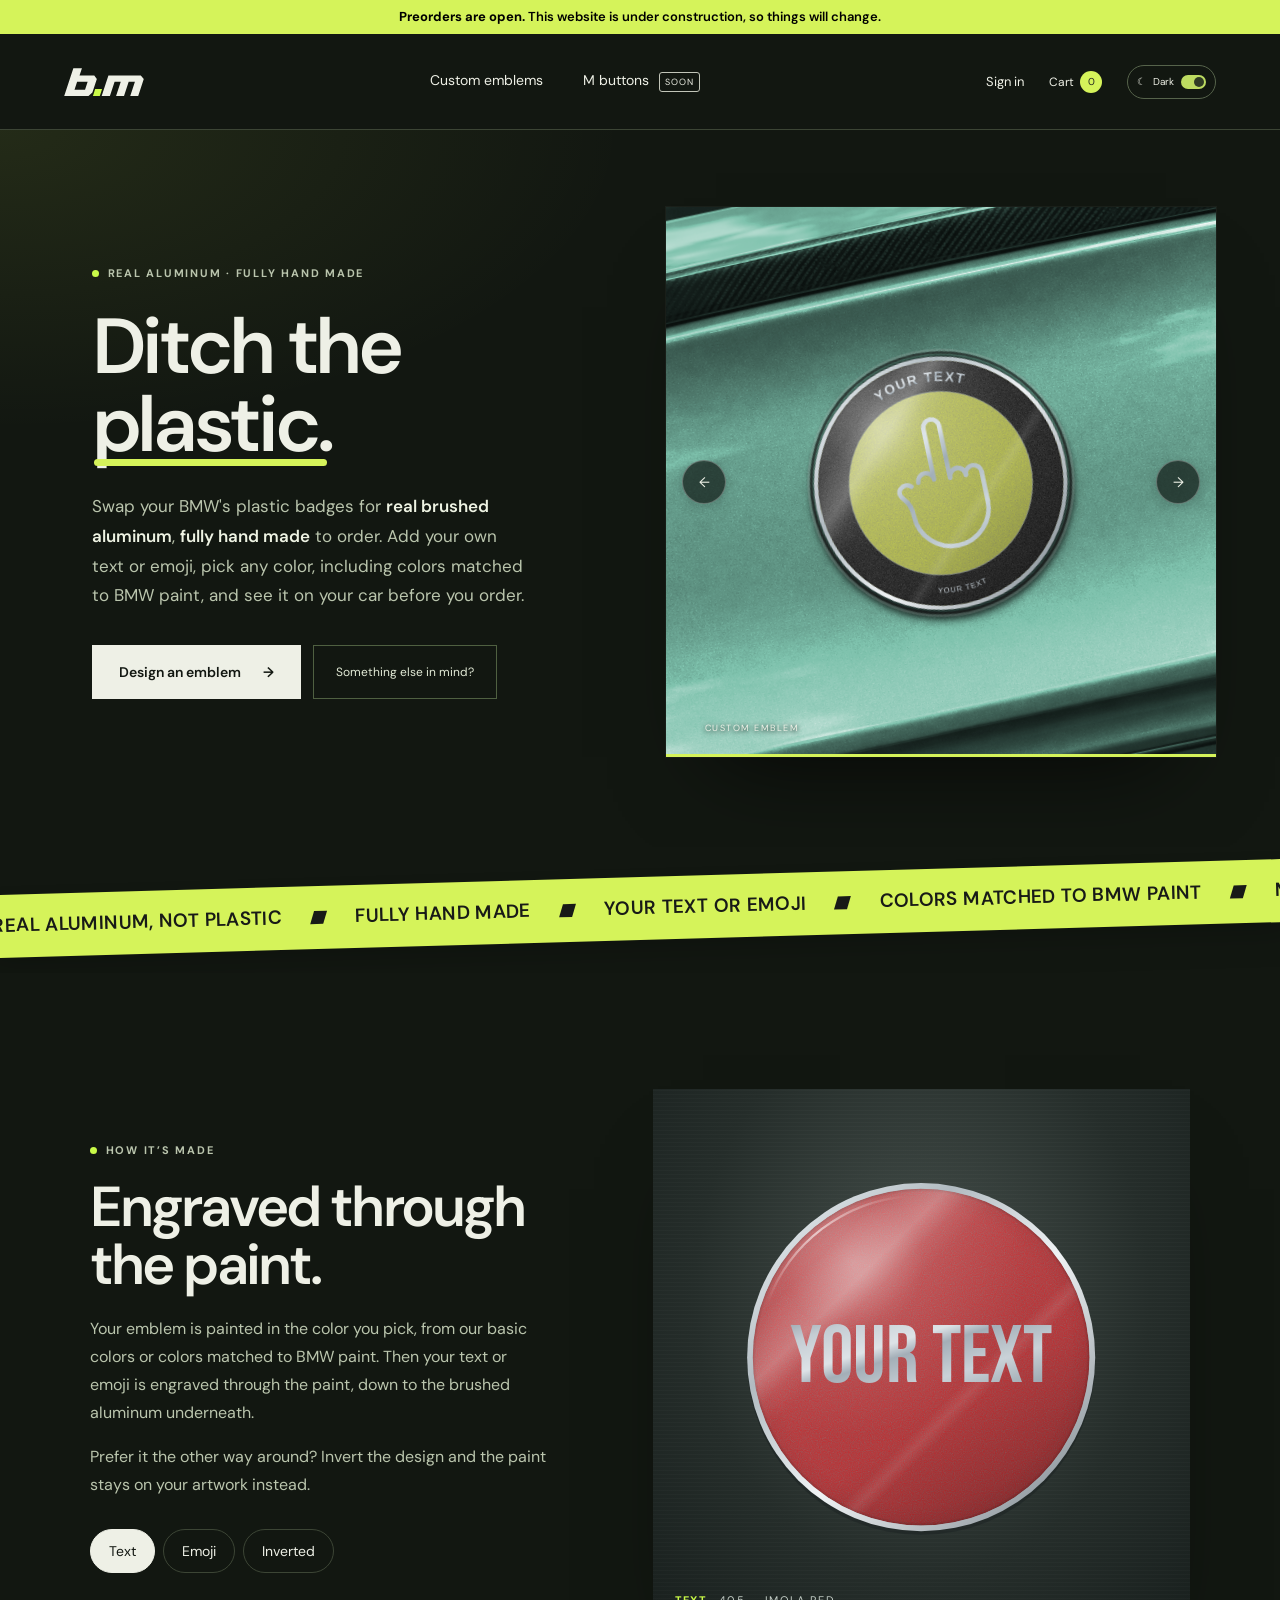
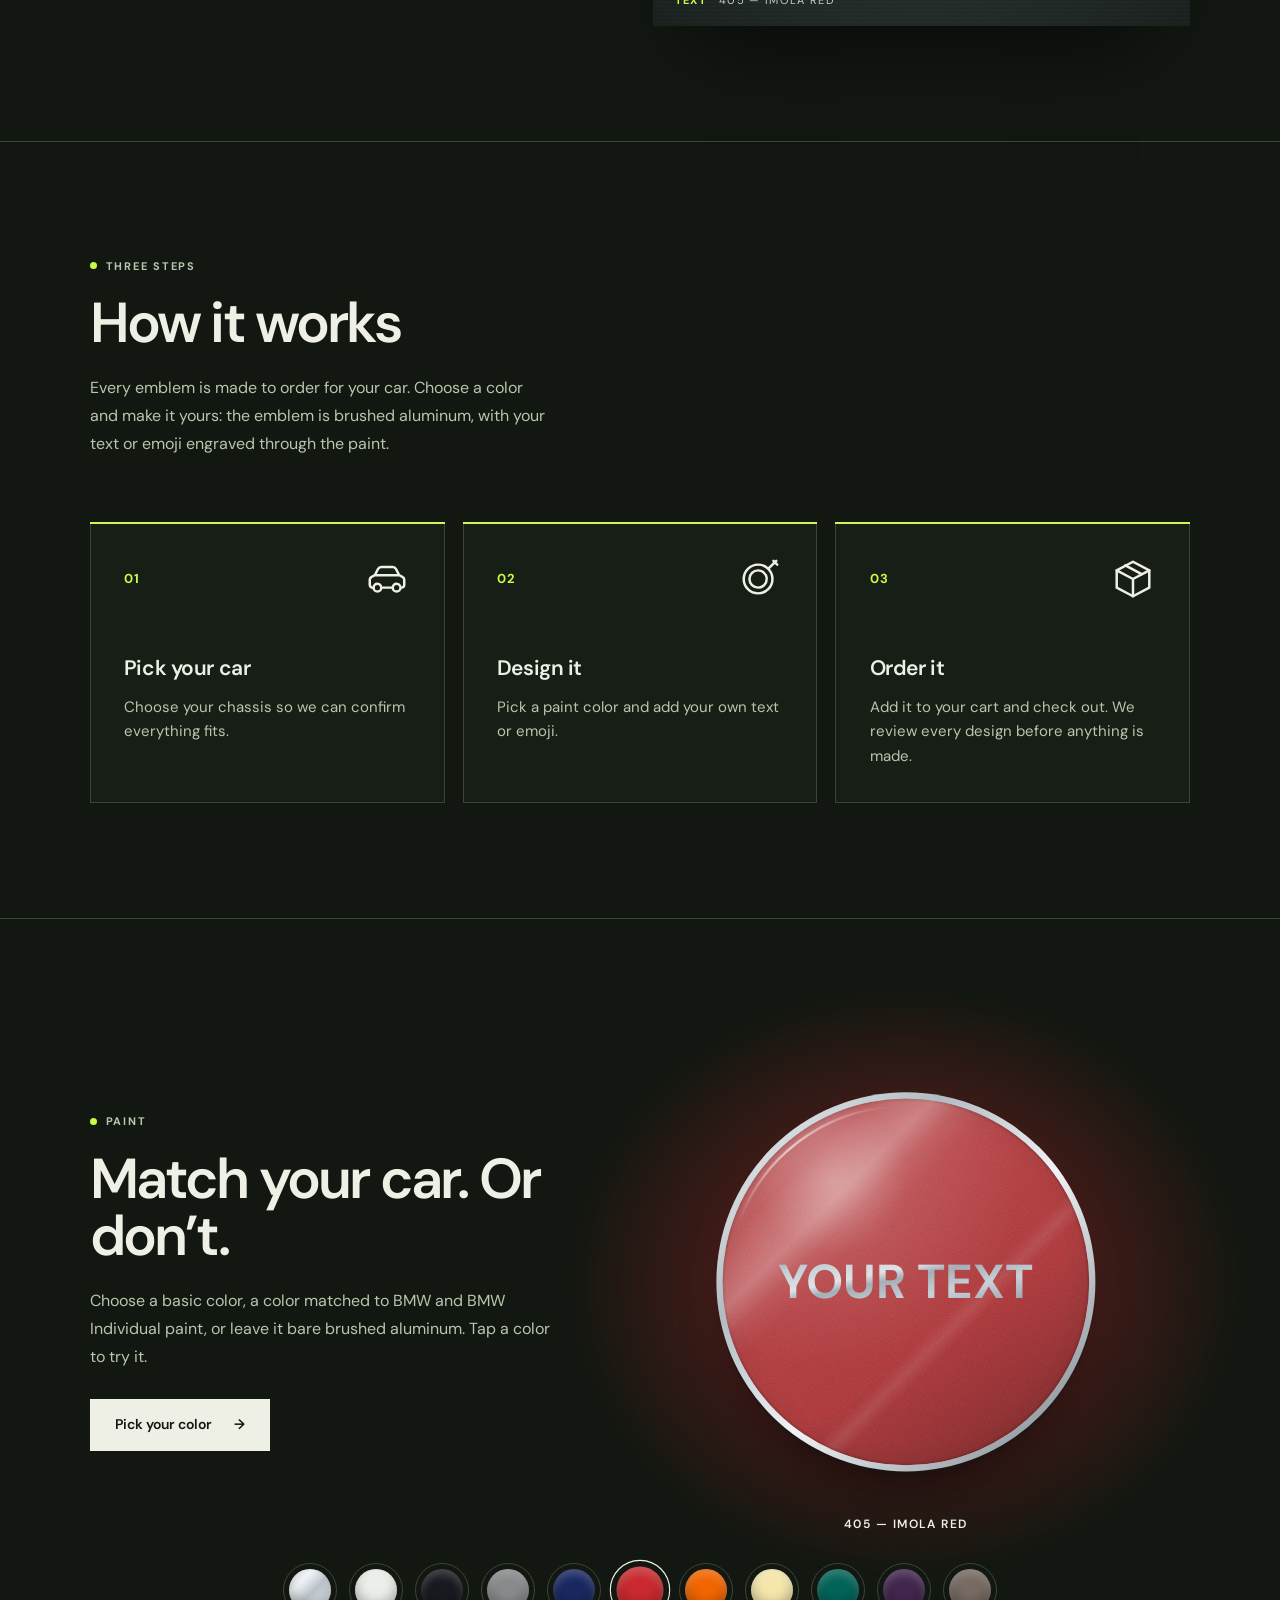
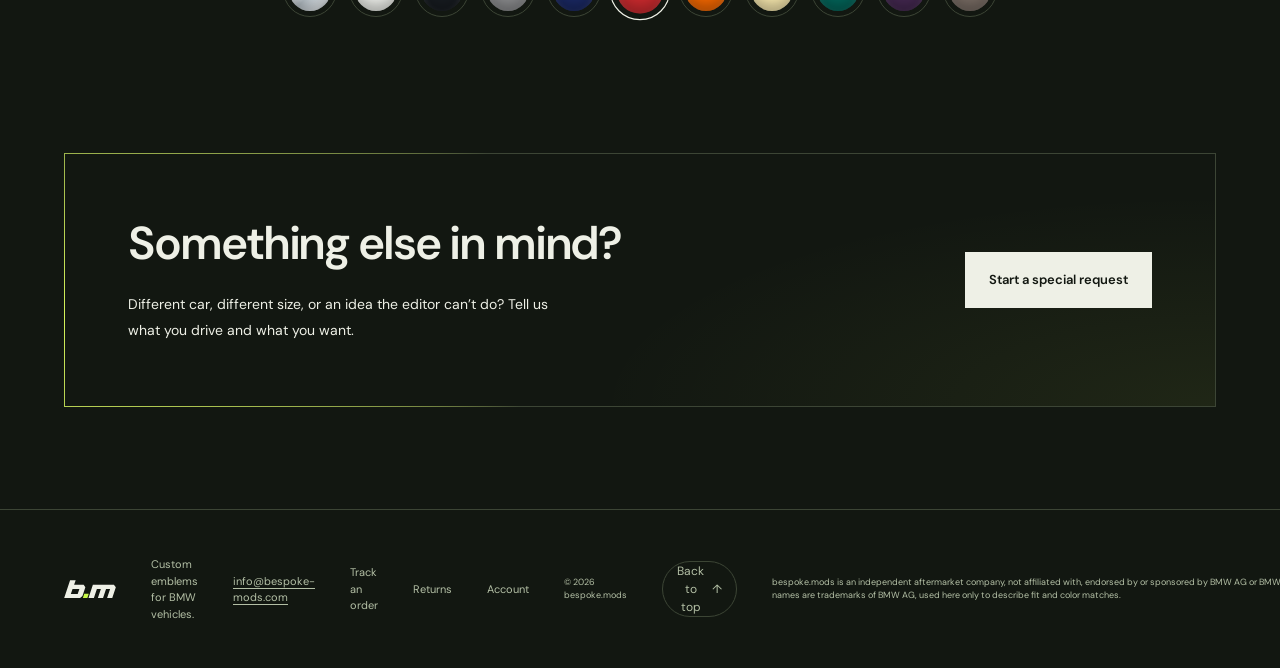
<file: index.html>
<!doctype html>
<html lang="en">
  <head>
    <meta charset="UTF-8" />
    <link rel="icon" type="image/svg+xml" href="/favicon.svg?v=4" />
    <meta name="viewport" content="width=device-width, initial-scale=1.0" />
    <meta name="theme-color" content="#121711" />
    <meta name="description" content="bespoke.mods — personalized brushed aluminum emblems made to fit BMW vehicles, made to order in your choice of color, including colors matched to BMW paint. Independent; not affiliated with BMW." />
    <title>bespoke.mods — Custom emblems for BMW vehicles</title>
    <script type="module" crossorigin src="/assets/main-CU2TgZy8.js"></script>
    <link rel="modulepreload" crossorigin href="/assets/emoji-index-DCLqQLxp.js">
    <link rel="modulepreload" crossorigin href="/assets/text-fonts-DUyKRdRp.js">
    <link rel="stylesheet" crossorigin href="/assets/text-fonts-IhPJM7N6.css">
    <link rel="stylesheet" crossorigin href="/assets/main-CWR0CQpD.css">
  </head>
  <body>
    <div id="root"></div>
  </body>
</html>
</file>
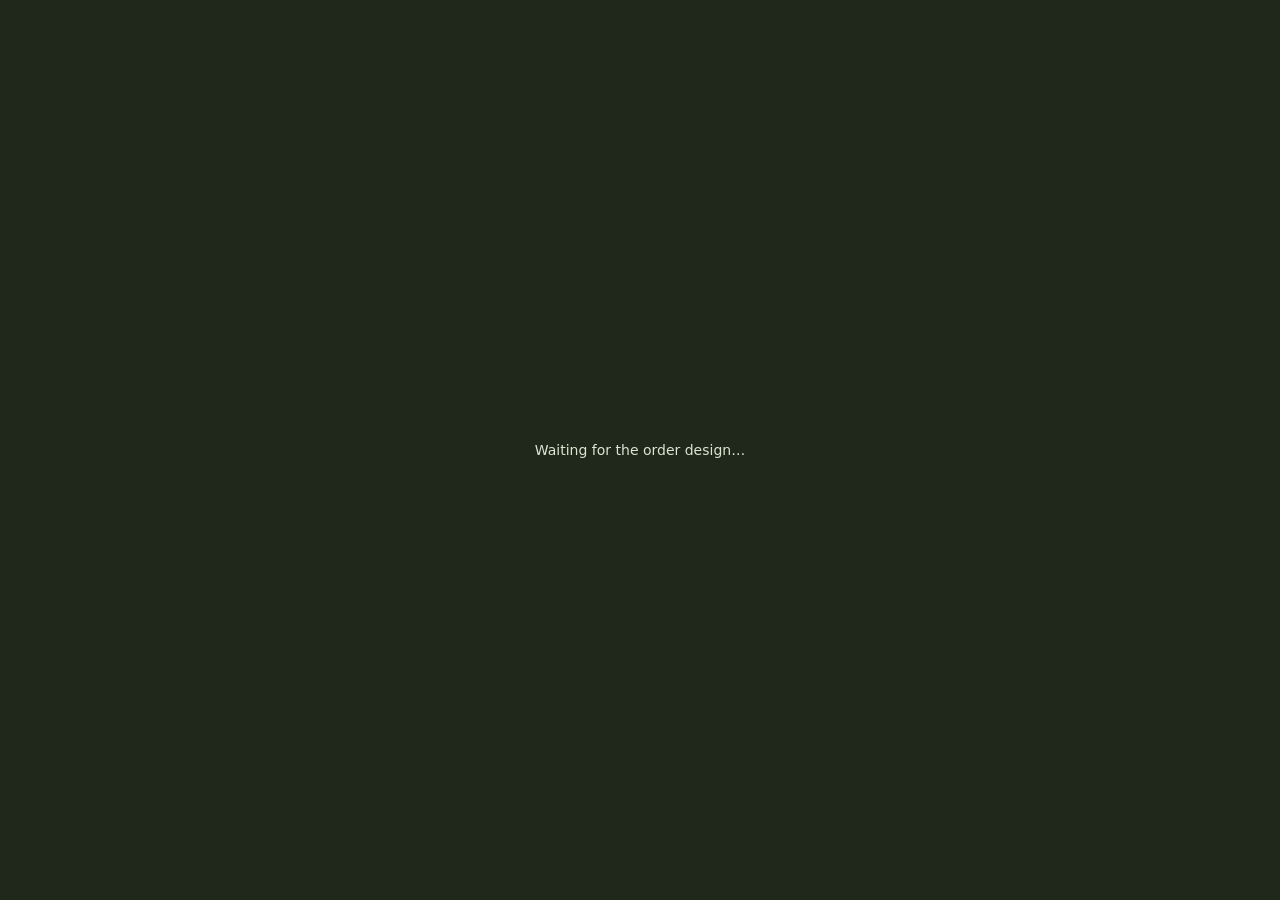
<file: admin-preview.html>
<!doctype html>
<html lang="en">
  <head>
    <meta charset="UTF-8" />
    <meta name="viewport" content="width=device-width, initial-scale=1.0" />
    <meta name="robots" content="noindex, nofollow" />
    <meta name="referrer" content="no-referrer" />
    <title>Order design preview / bespoke.mods</title>
    <script type="module" crossorigin src="/assets/orderPreview-CFtwPnqd.js"></script>
    <link rel="modulepreload" crossorigin href="/assets/emoji-index-DCLqQLxp.js">
    <link rel="modulepreload" crossorigin href="/assets/text-fonts-DUyKRdRp.js">
    <link rel="stylesheet" crossorigin href="/assets/text-fonts-IhPJM7N6.css">
    <link rel="stylesheet" crossorigin href="/assets/orderPreview-C5Luuqvv.css">
  </head>
  <body>
    <div id="root"></div>
  </body>
</html>
</file>
<file: assets/text-fonts-IhPJM7N6.css>
@font-face{font-family:Bebas Neue;font-style:normal;font-weight:400;font-display:swap;src:url(/assets/bebasneue-37KXJlK_.ttf)format("truetype")}@font-face{font-family:Anton;font-style:normal;font-weight:400;font-display:swap;src:url(/assets/anton-DDTWnLuj.ttf)format("truetype")}@font-face{font-family:Oswald;font-style:normal;font-weight:200 700;font-display:swap;src:url(/assets/oswald-Btv4ouYq.ttf)format("truetype")}@font-face{font-family:Orbitron;font-style:normal;font-weight:400 900;font-display:swap;src:url(/assets/orbitron-DbOLnAFv.ttf)format("truetype")}@font-face{font-family:Rajdhani;font-style:normal;font-weight:600;font-display:swap;src:url(/assets/rajdhani-DszwRPli.ttf)format("truetype")}@font-face{font-family:Playfair Display;font-style:normal;font-weight:400 900;font-display:swap;src:url(/assets/playfairdisplay-TAkk4TxC.ttf)format("truetype")}@font-face{font-family:Cinzel;font-style:normal;font-weight:400 900;font-display:swap;src:url(/assets/cinzel-Dzu6Mfm8.ttf)format("truetype")}@font-face{font-family:Roboto Slab;font-style:normal;font-weight:100 900;font-display:swap;src:url(/assets/robotoslab-CEa2aZ5_.ttf)format("truetype")}@font-face{font-family:Pacifico;font-style:normal;font-weight:400;font-display:swap;src:url(/assets/pacifico-CxeUuf1v.ttf)format("truetype")}@font-face{font-family:Dancing Script;font-style:normal;font-weight:400 700;font-display:swap;src:url(/assets/dancingscript-CphQ46uv.ttf)format("truetype")}@font-face{font-family:Caveat;font-style:normal;font-weight:400 700;font-display:swap;src:url(/assets/caveat-8jBGxy3y.ttf)format("truetype")}@font-face{font-family:Permanent Marker;font-style:normal;font-weight:400;font-display:swap;src:url(/assets/permanentmarker-DnjE0ONq.ttf)format("truetype")}
</file>
<file: assets/main-CWR0CQpD.css>
.cm-color-picker{text-align:left;min-width:0;margin:14px 0;position:relative}.cm-color-picker-label{margin-bottom:8px;font-size:12px}.cm-color-current{align-items:center;gap:10px;display:flex}.cm-color-current>span{overflow-wrap:anywhere;font-size:12px}.cm-color-picker .cm-color-trigger{cursor:pointer;border:1px solid #89917e;border-radius:3px;flex:0 0 40px;width:40px;height:40px;min-height:40px;padding:0;display:block;box-shadow:inset 0 0 0 2px #ffffff80}.cm-color-picker .cm-color-popover{color:#24281f;z-index:30;background:#f5f5ef;border:1px solid #a3aa96;border-radius:6px;width:min(310px,100vw - 48px);padding:14px;position:absolute;top:100%;left:0;box-shadow:0 10px 30px #0004}.cm-color-picker-end .cm-color-popover{left:auto;right:0}.cm-color-popover-heading{justify-content:space-between;align-items:center;font-size:13px;display:flex}.cm-color-picker .cm-color-popover-heading button{color:inherit;cursor:pointer;background:0 0;border:0;width:32px;min-height:32px;padding:0;font-size:24px}.cm-color-picker .cm-color-popover input{color:#24281f;background:#fff;border:1px solid #a3aa96;width:100%;min-height:38px;margin:10px 0;padding:8px;font:13px system-ui;display:block}.cm-color-grid{grid-template-columns:repeat(7,minmax(0,1fr));gap:7px;max-height:230px;padding:3px;display:grid;overflow-y:auto}.cm-color-picker .cm-color-grid button{aspect-ratio:1;cursor:pointer;border:1px solid #929b88;border-radius:2px;width:100%;min-height:28px;margin:0;padding:0;font:700 15px system-ui}.cm-color-grid button[aria-pressed=true]{outline-offset:1px;outline:2px solid #24281f}.cm-color-popover small{margin-top:10px;font-size:10px;display:block}.cm-color-popover p{font-size:12px}.cm-color-picker:focus-within{z-index:31}.cm-tour-background>.cm-color-picker{width:40px;margin:0;position:absolute;top:0;right:0}.cm-tour-background .cm-color-picker-label{text-align:right;width:60px;font-size:9px;position:absolute;top:45px;right:0}.cm-tour-background .cm-color-current>span{display:none}.cm-tour-background .cm-color-popover{top:62px}.cm-color-picker .cm-color-grid button:disabled{opacity:.28;filter:grayscale();cursor:not-allowed;box-shadow:inset 0 0 0 2px #888}.cm-color-stock-note{font-size:11px!important}.cm-color-picker>.cm-color-stock-note{color:inherit;opacity:.75;margin:7px 0 0}.cm-tour-background .cm-color-picker>.cm-color-stock-note{text-align:right;width:176px;position:absolute;top:58px;right:0;font-size:10px!important}.cm-color-groups{max-height:300px;overflow-y:auto}.cm-color-groups .cm-color-grid{max-height:none;overflow:visible}.cm-color-popover .cm-color-group-title{letter-spacing:.04em;text-transform:uppercase;margin:10px 0 4px;font-size:11px;font-weight:700}.cm-color-groups>div:first-child .cm-color-group-title{margin-top:0}.cm-color-current .cm-color-extra{font-size:11px;font-weight:700}.cm-color-picker .cm-color-bmw-link{color:#24281f;width:100%;font:inherit;text-align:left;cursor:pointer;background:#fff;border:1px solid #89917e;border-radius:4px;align-items:center;gap:10px;margin:12px 0 4px;padding:10px 12px;display:flex}.cm-color-picker .cm-color-bmw-link:hover{border-color:#24281f}.cm-color-bmw-link>span:nth-child(2){flex:1;gap:2px;display:grid}.cm-color-bmw-link strong{font-size:13px}.cm-color-popover .cm-color-bmw-link small{margin:0;font-size:11px}.cm-color-bmw-dots{display:flex}.cm-color-bmw-dots span{border:1px solid #fff;border-radius:50%;width:16px;height:16px;margin-left:-4px}.cm-color-bmw-dots span:first-child{margin-left:0}.cm-color-view-heading{justify-content:space-between;align-items:center;gap:8px;margin-top:8px;display:flex}.cm-color-picker .cm-color-back{color:inherit;cursor:pointer;background:0 0;border:0;padding:4px 0;font:600 12px system-ui;text-decoration:underline}.cm-color-view-heading .cm-color-group-title{margin:0}.cm-color-picker .cm-color-popover:focus{outline:none}.cm-color-picker .cm-color-hex{border-top:1px solid #d6d9cf;gap:6px;margin:12px 0 4px;padding-top:10px;display:grid}.cm-color-picker .cm-color-hex label{font-size:12px}.cm-color-picker .cm-color-hex label small{opacity:.75;margin-left:4px}.cm-color-picker .cm-color-hex-row{align-items:center;gap:8px;display:flex}.cm-color-picker .cm-color-hex-row input{text-transform:uppercase;flex:1;min-width:0;margin:0;font-family:ui-monospace,Menlo,Consolas,monospace;font-size:16px}.cm-color-picker .cm-color-hex-row input[aria-invalid=true]{border-color:#b3261e}.cm-color-picker .cm-color-hex-swatch{background-image:linear-gradient(45deg,#ddd 25%,#0000 25% 75%,#ddd 75%);border:1px solid #89917e;border-radius:50%;flex:none;width:28px;height:28px}.cm-color-picker .cm-color-hex-row button{white-space:nowrap;flex:none}.cm-color-picker .cm-color-hex>small{opacity:.75;font-size:11px}@font-face{font-family:DM Sans;font-style:normal;font-weight:400;font-display:swap;src:url(/assets/dm-sans-400-CB7WfZ8W.ttf)format("truetype")}@font-face{font-family:DM Sans;font-style:normal;font-weight:500;font-display:swap;src:url(/assets/dm-sans-500-DCQhiIS7.ttf)format("truetype")}@font-face{font-family:DM Sans;font-style:normal;font-weight:600;font-display:swap;src:url(/assets/dm-sans-600-CYvJJk-g.ttf)format("truetype")}@font-face{font-family:DM Sans;font-style:normal;font-weight:700;font-display:swap;src:url(/assets/dm-sans-700-BQ0abr9c.ttf)format("truetype")}.cmods{--lime:#d5f35a;--paper:#eeeee7;--ink:#181a17;background:var(--paper);color:var(--ink);min-height:100vh;font-family:DM Sans,Arial,sans-serif;font-size:14px;line-height:1.5}.cmods *{box-sizing:border-box}.cmods a{color:inherit;text-decoration:none}.cmods button,.cmods input,.cmods select{font:inherit}.cmods button{cursor:pointer}.cmods :focus-visible{outline-offset:4px;outline:3px solid #719409}.cm-header{border-bottom:1px solid #cccec3;justify-content:space-between;align-items:center;gap:24px;height:96px;padding:0 5%;display:flex}.cm-logo{letter-spacing:-1px;align-items:baseline;font-family:DM Sans,Arial,sans-serif;font-size:36px;font-weight:700;line-height:1;display:inline-flex}.cm-header nav{align-items:center;gap:40px;display:flex}.cm-header nav a{border-bottom:2px solid #0000;padding:12px 0}.cm-header nav a.active{border-color:var(--ink)}.cm-header small{letter-spacing:1px;border:1px solid #c2c5b9;border-radius:3px;margin-left:6px;padding:3px 5px;font-size:9px}.cm-nav-cta{font-weight:700}.cm-nav-cta span{margin-left:24px}.cm-hero{grid-template-columns:1fr 1fr;min-height:650px;display:grid}.cm-hero-copy{padding:70px 8% 65px 10%}.cm-eyebrow{letter-spacing:2px;margin:0 0 28px;font-size:10px;font-weight:700}.cm-eyebrow>span{background:#79942a;border-radius:50%;width:7px;height:7px;margin-right:9px;display:inline-block}.cmods h1,.cmods h2,.cmods h3,.cmods p{color:inherit}.cmods h1{letter-spacing:-.045em;margin:0 0 25px;font-family:DM Sans,Arial,sans-serif;font-size:clamp(40px,4.5vw,72px);font-weight:600;line-height:1.08}.cm-hero h1{font-size:clamp(30px,5.2vw,84px);line-height:1.08}.cm-hero h1>span{color:#7b902d}.cm-intro{max-width:350px;margin-bottom:30px;font-size:16px;line-height:1.8;color:#63665b!important}.cm-button{border:1px solid var(--ink);background:var(--ink);justify-content:space-between;align-items:center;gap:34px;padding:17px 23px;font-size:13px;font-weight:600;display:inline-flex;color:var(--paper)!important}.cm-button:hover{background:#3b4423}.cm-hero-meta{color:#75786c;align-items:center;gap:13px;margin-top:38px;font-size:10px;line-height:1.7;display:flex}.cm-hero-meta strong{color:var(--ink);font-weight:400}.cm-mini-badge{border:1px solid #969b8b;border-radius:50%;place-items:center;width:40px;height:40px;font-size:8px;font-weight:700;display:grid}.cm-product-stage{color:#d5daca;background-color:#232921;background-image:radial-gradient(at 50% 40%,#424b37 0,#0000 65%),repeating-linear-gradient(0deg,#0000,#0000 3px,#ffffff02 4px);background-position:0 0;background-repeat:repeat;background-size:auto;background-attachment:scroll;background-origin:padding-box;background-clip:border-box;place-items:center;min-height:600px;display:grid;position:relative;overflow:hidden}.cm-stage-label,.cm-stage-bottom{letter-spacing:1.8px;color:#acb4a1;z-index:2;justify-content:space-between;gap:12px;font-size:9px;display:flex;position:absolute;left:7%;right:7%}.cm-stage-label{top:32px}.cm-stage-bottom{font-size:8px;bottom:30px}.cm-hero-emblem{filter:drop-shadow(12px 35px 22px #0009);z-index:1;width:76%;transform:rotate(-15deg)}.cm-emblem{width:100%;height:auto;display:block}.cm-orbit{aspect-ratio:1;border:1px solid #c9d4b414;border-radius:50%;width:110%;position:absolute;transform:rotate(-30deg)scaleY(.7)}.cm-orbit:after{content:"";border:1px solid #c9d4b411;border-radius:50%;position:absolute;inset:45px}.cm-callout{letter-spacing:2px;color:var(--lime);z-index:2;font-size:9px;line-height:1.8;position:absolute;bottom:90px;right:7%}.cm-strip{background:var(--lime);letter-spacing:2px;justify-content:space-around;align-items:center;gap:18px;padding:20px;font-size:10px;font-weight:700;display:flex}.cm-strip b{font-size:22px;font-weight:400}.cm-details{grid-template-columns:1fr 1fr;gap:9%;padding:90px 7%;display:grid}.cmods h2{letter-spacing:-.035em;margin:0 0 22px;font-family:DM Sans,Arial,sans-serif;font-size:clamp(30px,3.1vw,46px);font-weight:600;line-height:1.16}.cm-details>div>p:last-child{color:#707466;max-width:350px;line-height:1.8}.cm-steps article{border-bottom:1px solid #cdd0c3;gap:25px;padding:22px 0;display:flex}.cm-steps article:first-child{border-top:1px solid #cdd0c3}.cm-steps article>span{color:#787f68;font-size:11px}.cm-steps article>span:last-child{margin-left:auto}.cm-steps h3{margin:0 0 6px;font-size:16px;font-weight:600}.cm-steps p{color:#75796b;margin:0;font-size:12px}.cm-next{background:#e0e2d6;flex-wrap:wrap;align-items:center;gap:32px;margin:0 5% 65px;padding:35px;display:flex}.cm-next .cm-eyebrow{margin:0}.cm-next h2{margin:0;font-size:28px}.cm-next>a{border-bottom:1px solid;margin-left:auto;padding-bottom:5px;font-size:12px}.cm-footer{color:#75796c;border-top:1px solid #ced1c3;align-items:center;gap:35px;padding:35px 5%;font-size:11px;display:flex}.cm-footer .cm-logo{color:var(--ink);font-size:27px}.cm-footer>span{margin-left:auto;font-size:9px}.cm-footer small{font-size:9px}.cm-coming{min-height:650px;padding:90px 8%;position:relative;overflow:hidden}.cm-coming h1{z-index:1;font-size:clamp(40px,5.5vw,84px);position:relative}.cm-coming>p:not(.cm-eyebrow){color:#6c7260;max-width:420px;margin-bottom:30px}.cm-outline-wheel{color:#d5d9c8;pointer-events:none;font-size:540px;line-height:1.2;position:absolute;top:0;right:7%}.cm-editor{padding:40px 5% 70px}.cm-editor-heading{justify-content:space-between;align-items:center;gap:20px;margin-bottom:32px;display:flex}.cm-editor-heading .cm-eyebrow{margin-bottom:16px}.cm-editor h1{margin:0;font-size:clamp(36px,4.2vw,60px)}.cm-pill{letter-spacing:1.5px;border:1px solid #c1c6b4;border-radius:30px;padding:8px 12px;font-size:9px}.cm-workspace{border:1px solid #c9cdbf;grid-template-columns:1.2fr 1fr;align-items:start;display:grid}.cm-preview{color:#afb9a2;background:#252c22 radial-gradient(at 50% 40%,#46503b,#0000 70%);justify-content:center;align-items:center;min-height:640px;padding:90px 35px;display:flex;position:sticky;top:20px}.cm-preview .cm-emblem{filter:drop-shadow(0 25px 20px #0007);max-width:430px}.cm-preview-top,.cm-preview-bottom{letter-spacing:1px;justify-content:space-between;gap:20px;font-size:9px;display:flex;position:absolute;left:25px;right:25px}.cm-preview-top{top:25px}.cm-preview-bottom{bottom:25px}.cm-controls{background:#f5f5ef;padding:30px}.cm-controls-title h2{letter-spacing:-.025em;margin-bottom:5px;font:600 23px/1.3 DM Sans,Arial,sans-serif}.cm-controls-title>p{color:#7d8370;margin-top:0;font-size:13px}.cm-controls fieldset{border:0;border-top:1px solid #d6d9cb;min-width:0;margin:28px 0 0;padding:20px 0 0}.cm-controls legend{letter-spacing:1px;padding-right:12px;font-size:10px;font-weight:700}.cm-controls label{flex:1;min-width:0;margin-bottom:15px;font-size:12px;display:block}.cm-controls label>span{float:right;color:#8b917d}.cm-controls input,.cm-controls select{color:#24281f;background:#fff;border:1px solid #cbd0bf;border-radius:0;width:100%;min-height:44px;margin-top:7px;padding:11px;font-size:14px;display:block}.cm-controls input[type=color]{cursor:pointer;height:42px;padding:5px}.cm-color-row{gap:14px;display:flex}.cm-options{gap:8px;margin-bottom:20px;display:flex}.cm-options button{background:0 0;border:1px solid #cbd0bf;flex:1;padding:10px;font-size:11px}.cm-options button[aria-pressed=true]{color:#e5efcc;background:#252c22;border-color:#252c22}.cm-note{font-size:12px;line-height:1.7;color:#787f6b!important}.cm-editor-actions{gap:10px;margin-top:25px;display:flex}.cm-editor-actions>*{flex:1;justify-content:center;padding:13px 12px;font-size:11px}.cm-secondary{color:#333a28;background:0 0;border:1px solid #bcc2ae}.cm-feedback{min-height:18px;font-size:11px;color:#546525!important}.cm-reset{color:#747d64;background:0 0;border:0;border-bottom:1px solid #929b80;padding:0;font-size:10px}@media (width<=850px){.cm-header{gap:15px;height:80px}.cm-header nav{gap:20px;font-size:12px}.cm-nav-cta{display:none}.cm-hero-copy{padding:50px 8%}.cm-intro{font-size:13px}.cm-eyebrow{letter-spacing:1.2px;font-size:10px}.cm-product-stage{min-height:510px}.cm-stage-label{letter-spacing:1px;font-size:7px}.cm-stage-bottom{letter-spacing:.5px;font-size:6px}.cm-details{gap:6%;padding:60px 6%}.cm-next{gap:20px}.cm-workspace{grid-template-columns:1fr 1fr}.cm-preview{min-height:470px;padding:65px 15px}.cm-preview-bottom{flex-direction:column;gap:4px;font-size:8px}.cm-controls{padding:23px}.cm-editor-actions{flex-direction:column}.cm-footer{gap:20px}.cm-footer>p{display:none}}@media (width<=600px){.cm-logo{font-size:30px}.cm-header nav{gap:16px;font-size:12px}.cm-header small{margin-left:3px;font-size:7px}.cm-hero{grid-template-columns:1fr}.cm-hero-copy{padding:45px 7%}.cm-hero h1{font-size:clamp(34px,10vw,56px)}.cm-intro{max-width:320px;font-size:14px}.cm-hero-meta{margin-top:25px}.cm-product-stage{min-height:430px}.cm-hero-emblem{width:70%;max-width:360px}.cm-stage-label{font-size:9px}.cm-stage-bottom{font-size:7px}.cm-strip{letter-spacing:.6px;gap:8px;padding:14px 10px;font-size:7px}.cm-strip b{font-size:16px}.cm-details{grid-template-columns:1fr;gap:25px;padding:50px 7%}.cm-details h2{font-size:clamp(30px,8vw,40px)}.cm-next{gap:15px;padding:25px}.cm-next>a{margin-left:0}.cm-footer{flex-wrap:wrap;padding:25px 7%}.cm-footer>span{font-size:8px}.cm-footer small{width:100%}.cm-editor{padding:30px 5%}.cm-editor h1{font-size:clamp(30px,7.5vw,44px)}.cm-pill{white-space:nowrap;padding:6px;font-size:7px}.cm-workspace{grid-template-columns:1fr}.cm-preview{min-height:390px;padding:50px;position:relative;top:0}.cm-preview .cm-emblem{max-width:310px}.cm-preview-bottom{flex-direction:row}.cm-controls{padding:25px}.cm-editor-actions{flex-direction:row}.cm-coming{min-height:600px;padding:70px 7%}.cm-coming h1{font-size:clamp(38px,10vw,58px)}.cm-outline-wheel{opacity:.5;font-size:390px;right:-180px}}.cmods{--lightningcss-light:initial;--lightningcss-dark: ;color-scheme:light}body{background:#eeeee7}.cmods{font-kerning:normal}.cm-special-cta{text-align:left;justify-content:space-between;align-items:center;gap:18px;max-width:100%;margin-top:12px;padding:14px 18px;display:flex;font-size:12px!important}.cm-special-cta:hover{background:#7b902d18}.cm-special-order{border-top:1px solid #cdd0c3;grid-template-columns:1fr 1fr;gap:9%;margin:0 5% 65px;padding:45px 2%;display:grid}.cm-special-order>div,.cm-special-form{min-width:0}.cm-special-order>div>p:last-child{max-width:350px;line-height:1.8}#special-order-heading{scroll-margin-top:30px}.cm-special-subheading{margin:0 0 18px;font-size:20px;font-weight:600;line-height:1.4}.cm-special-vehicle{grid-template-columns:.8fr 1fr 1fr;gap:14px;display:grid}.cm-special-contact{grid-template-columns:1fr 1fr;gap:14px;display:grid}.cm-special-contact label{min-width:0}@media (width<=600px){.cm-special-contact{grid-template-columns:1fr;gap:0}}.cm-special-form label{margin-bottom:18px;font-size:12px;display:block}.cm-special-form input,.cm-special-form textarea{color:#24281f;width:100%;min-height:44px;font:inherit;background:#fff;border:1px solid #cbd0bf;border-radius:0;margin-top:7px;padding:11px;font-size:14px;display:block}.cm-special-form textarea{resize:vertical}.cm-queue-save{border:1px solid #8e977766;margin-top:32px;padding:28px}.cm-queue-save h2{font-size:26px}.cm-queue-save>p{max-width:650px}.cm-queue-save fieldset{border:0;min-width:0;margin:24px 0;padding:0}.cm-queue-contact{grid-template-columns:repeat(3,minmax(0,1fr));gap:18px;display:grid}.cm-queue-save label{margin-bottom:16px;font-size:12px;display:block}.cm-queue-save input,.cm-queue-save textarea{background:var(--paper);width:100%;min-height:44px;color:var(--ink);font:inherit;border:1px solid #8e9777;margin-top:7px;padding:12px;font-size:16px;display:block}.cm-queue-save textarea{resize:vertical}.cm-queue-receipt{border:1px solid #849a43;margin-top:20px;padding:18px}.cm-queue-reference,.cm-queue-receipt span{overflow-wrap:anywhere}.cm-queue-notes{white-space:pre-wrap;overflow-wrap:anywhere}.cm-queue-admin .cm-order-list a{gap:20px}.cm-queue-admin .cm-order-list span{overflow-wrap:anywhere}.cm-queue-admin .cm-order-tools{margin:24px 0}.cm-queue-history{margin-top:25px}.cm-queue-save button:disabled{cursor:wait;opacity:.65}.cm-sr-only{clip-path:inset(50%);white-space:nowrap;border:0;width:1px;height:1px;margin:-1px;padding:0;position:absolute;overflow:hidden}@media (width<=700px){.cm-queue-contact{grid-template-columns:1fr;gap:0}.cm-queue-save{padding:20px}.cm-queue-admin .cm-order-list a{grid-template-columns:1fr;gap:8px}}.cm-special-note{font-size:12px;line-height:1.7}.cmods[data-theme=dark] .cm-special-order{border-color:#3c4535}.cm-special-cta-band{border-top:1px solid #cdd0c3;flex-wrap:wrap;justify-content:space-between;align-items:center;gap:24px 9%;margin:0 5% 65px;padding:45px 2%;display:flex}.cm-special-cta-band>div>p{max-width:420px;margin-bottom:0;line-height:1.8}.cmods[data-theme=dark] .cm-special-cta-band{border-color:#3c4535}.cm-special-page{padding-top:28px}.cm-special-page .cm-back-link{text-underline-offset:3px;margin:0 5% 8px;padding:10px 2%;text-decoration:underline;display:inline-block}.cm-special-page .cm-special-order{border-top:0;padding-top:10px}.cm-special-page #special-order-heading:focus{outline:none}.cm-vehicle-picker{grid-template-columns:minmax(0,1fr) minmax(0,2fr);gap:0 10px;display:grid}.cm-vehicle-picker .cm-vehicle-missing{grid-column:1/-1}.cm-vehicle-picker .cm-vehicle-missing a{text-underline-offset:3px;text-decoration:underline}@media (width<=600px){.cm-vehicle-picker{grid-template-columns:minmax(0,1fr) minmax(0,1fr)}}.cm-reveal-ready [data-reveal]{opacity:0;transition:opacity .7s,translate .7s cubic-bezier(.2,.7,.2,1);transition-delay:var(--reveal-delay,0s);translate:0 22px}.cm-reveal-ready [data-reveal].is-revealed{opacity:1;translate:0}.cm-reveal-reset [data-reveal]{transition:none!important}@media (prefers-reduced-motion:reduce){.cm-reveal-ready [data-reveal]{opacity:1;transition:none;translate:none}}a.cm-special-cta{width:fit-content;text-decoration:none}.cm-special-page .cm-special-order h1{margin-top:0;font-size:clamp(30px,4vw,44px);line-height:1.1}.cmods[data-theme=dark] .cm-special-form input,.cmods[data-theme=dark] .cm-special-form textarea{color:#edf1e5;background:#121a11;border-color:#4c5742}.cmods[data-theme=dark] .cm-special-form input::placeholder,.cmods[data-theme=dark] .cm-special-form textarea::placeholder{color:#9ca98f}@media (width<=850px){.cm-special-order{gap:6%}.cm-special-vehicle{grid-template-columns:1fr;gap:0}}@media (width<=600px){.cm-special-order{grid-template-columns:1fr;gap:20px;margin-bottom:40px;padding:35px 2%}.cm-special-form input,.cm-special-form textarea{font-size:16px}}.cm-hero-copy,.cm-controls,.cm-details>div{min-width:0}.cm-controls-title h2{line-height:1.3}@media (width<=600px){.cm-editor-heading{flex-wrap:wrap}.cm-controls input,.cm-controls select{font-size:16px}.cm-preview-bottom{letter-spacing:.04em}}.cm-color-stage{background-color:var(--cm-preview-bg);color:var(--cm-preview-ink);background-image:radial-gradient(at 45% 30%,#ffffff12,#0000 68%);transition:background-color .25s,color .25s}.cm-color-stage .cm-stage-label,.cm-color-stage .cm-stage-bottom,.cm-color-stage .cm-callout{color:inherit}.cm-bg-picker{z-index:5;letter-spacing:normal;position:absolute;top:17px;right:16px}.cm-bg-picker summary{cursor:pointer;border-radius:5px;place-items:center;width:40px;height:40px;list-style:none;display:grid}.cm-bg-picker summary::-webkit-details-marker{display:none}.cm-bg-picker summary:hover{background:#ffffff18}.cm-bg-swatch{border:1px solid #ffffffc0;border-radius:2px;width:17px;height:17px;display:block;box-shadow:0 0 0 1px #0005}.cm-bg-panel{color:#24281f;text-align:left;background:#f5f5ef;border:1px solid #cbd0bf;border-radius:6px;width:252px;padding:16px;position:absolute;top:45px;right:0;box-shadow:0 12px 36px #0004}.cm-bg-heading{justify-content:space-between;align-items:center;gap:10px;display:flex}.cm-bg-heading strong{font-size:13px;font-weight:600}.cm-bg-heading button{color:inherit;background:0 0;border:0;width:30px;height:30px;font-size:20px;line-height:1}.cm-bg-panel p{color:#626958;margin:0 0 12px;font-size:11px}.cm-bg-options{gap:3px;display:grid}.cm-bg-options button{color:#24281f;text-align:left;background:0 0;border:1px solid #0000;border-radius:3px;align-items:center;gap:10px;width:100%;min-height:38px;padding:8px;font-size:11px;display:flex}.cm-bg-options button:hover{background:#e4e7da}.cm-bg-options button[aria-pressed=true]{background:#e6ebdc;border-color:#a7b292}.cm-bg-options button>span:first-child{border:1px solid #0002;border-radius:2px;flex-shrink:0;width:19px;height:19px}.cm-bg-check{margin-left:auto}.cm-bg-panel small{color:#6b725e;margin-top:12px;font-size:9px;line-height:1.5;display:block}@media (prefers-reduced-motion:reduce){.cm-color-stage{transition:none}}.cm-bg-panel{width:min(280px,100vw - 64px);max-height:min(360px,100svh - 150px);overflow-y:auto}.cmods .cm-bg-search{color:#24281f;background:#fff;border:1px solid #cbd0bf;border-radius:3px;width:100%;min-height:36px;margin:10px 0;padding:8px 10px;font:12px DM Sans,Arial,sans-serif;display:block}.cm-bg-filters{gap:5px;margin-bottom:10px;display:flex}.cm-bg-filters button{color:#394130;background:0 0;border:1px solid #cbd0bf;border-radius:3px;flex:1;min-height:32px;padding:6px;font-size:10px}.cm-bg-filters button[aria-pressed=true]{color:#f1f4e9;background:#252c22;border-color:#252c22}.cm-bg-options{overscroll-behavior:contain;scrollbar-width:thin;max-height:158px;padding-right:4px;overflow-y:auto}.cm-bg-empty{padding:12px 0}@media (width<=600px){.cmods .cm-bg-search{font-size:16px}}.cm-editor-tools{flex-wrap:wrap;align-items:center;gap:14px;display:flex}.cm-tour-trigger{color:#38422c;background:0 0;border:1px solid #bcc2ae;border-radius:30px;padding:9px 12px;font-size:11px!important}.cm-tour-trigger:hover{background:#e0e6d5}.cm-tour-background{z-index:5;width:40px;height:40px;position:absolute;top:17px;right:16px}.cm-tour-background .cm-bg-picker{top:0;right:0}.cm-tour-overlay{z-index:100;pointer-events:none;color:#24281f;font-family:DM Sans,Arial,sans-serif;position:fixed;inset:0}.cm-tour-spotlight{pointer-events:none;border:2px solid #d5f35a;border-radius:6px;position:fixed;box-shadow:0 0 0 100vmax #10150f35}.cm-tour-card{pointer-events:auto;color:#24281f;background:#f5f5ef;border:1px solid #cbd0bf;border-radius:8px;width:min(380px,100vw - 32px);max-height:calc(100svh - 32px);padding:24px;position:fixed;bottom:28px;right:28px;overflow-y:auto;box-shadow:0 16px 60px #0004}.cm-tour-card--engraving,.cm-tour-card--finish,.cm-tour-card--vehicle,.cm-tour-card--save{left:28px;right:auto}.cm-tour-top{justify-content:space-between;align-items:center;gap:16px;display:flex}.cm-tour-top>span{letter-spacing:1.5px;font-size:9px;font-weight:700}.cm-tour-top>button{color:#68735a;background:0 0;border:0;width:28px;height:28px;padding:0;font-size:23px}.cm-tour-progress{gap:5px;margin:12px 0 20px;display:flex}.cm-tour-progress>span{background:#dce1d2;border-radius:3px;flex:1;height:3px}.cm-tour-progress>.is-complete{background:#7b942b}.cmods .cm-tour-card h2{letter-spacing:-.03em;margin:0 0 12px;font:600 24px/1.2 DM Sans,Arial,sans-serif}.cm-tour-card h2:focus{outline:none}.cmods .cm-tour-card p{color:#626c55;margin:0;font-size:13px;line-height:1.7}.cm-tour-actions{justify-content:space-between;align-items:center;gap:10px;margin-top:24px;display:flex}.cm-tour-actions>div{gap:8px;display:flex}.cm-tour-actions .cm-button,.cm-tour-actions .cm-secondary{padding:11px 13px;font-size:11px}.cm-tour-skip{color:#626c55;background:0 0;border:0;border-bottom:1px solid #adb69e;padding:7px 0;font-size:11px!important}@media (width<=600px){.cm-tour-card,.cm-tour-card--engraving,.cm-tour-card--finish,.cm-tour-card--vehicle,.cm-tour-card--save{padding:20px;bottom:16px;left:16px;right:16px}[data-tour]{scroll-margin-bottom:270px}}.cm-upper-spacing{background:#e9ecdf;border:1px solid #d6ddc7;margin:0 0 20px;padding:14px}.cm-spacing-label{color:#4f5b40;margin-bottom:10px;font-size:11px;display:block}.cm-upper-spacing .cm-options{margin-bottom:10px}.cm-spacing-range-label output{float:right;font-variant-numeric:tabular-nums;color:#3d4d28}.cm-controls .cm-upper-spacing input[type=range]{accent-color:#617c2c;cursor:pointer;background:0 0;border:0;width:100%;min-height:30px;margin:8px 0 0;padding:0}.cm-controls .cm-upper-spacing input[type=range]:disabled{opacity:.4;cursor:not-allowed}.cm-controls .cm-spacing-range-label{margin-bottom:0}.cm-spacing-scale{color:#69745b;justify-content:space-between;font-size:10px;display:flex}.cmods .cm-spacing-hint{color:#667254;margin:6px 0 0;font-size:10px;line-height:1.6}.cm-tour-interactive{color:#66764c;margin-top:12px;font-size:10px;line-height:1.5;display:block}@media (width<=600px){.cm-editor:has(.cm-tour-overlay){padding-bottom:360px}}.cm-controls select:disabled{color:#7d8770;cursor:not-allowed;background:#eceee5}.cmods .cm-vehicle-help{color:#69745c;margin:-2px 0 18px;font-size:10px;line-height:1.7}.cm-vehicle-help a{text-underline-offset:2px;text-decoration:underline}.cm-bg-picker summary{position:relative}.cm-bg-caption{white-space:nowrap;letter-spacing:.02em;color:var(--cm-preview-ink,#eef1e7);font-size:8px;font-weight:500;line-height:1.2;position:absolute;top:36px;left:50%;transform:translate(-50%)}.cm-bg-panel{top:54px}.cm-bodywork{pointer-events:none;width:100%;height:100%;position:absolute;inset:0}.cm-mounted-emblem{z-index:1;filter:drop-shadow(0 3px 3px #0009);width:18%;transition:width .4s,left .4s,top .4s,transform .4s;position:absolute;top:20%;left:41%}.cm-preview .cm-mounted-emblem .cm-emblem{filter:none;max-width:none}.cm-mounted-emblem.is-detail{filter:drop-shadow(0 18px 24px #000a);width:min(68%,400px);top:47%;left:50%;transform:translate(-50%,-50%)}.cm-preview-top,.cm-preview-bottom{z-index:2;pointer-events:none}.cm-color-stage .cm-preview-top,.cm-color-stage .cm-preview-bottom,.cm-color-stage .cm-stage-label,.cm-color-stage .cm-stage-bottom{text-shadow:0 1px 8px #0004}.cm-color-stage .cm-stage-label,.cm-color-stage .cm-preview-top{right:205px}.cm-tour-background{width:176px}.cm-chassis-picker{width:122px;color:var(--cm-preview-ink);letter-spacing:.02em;flex-direction:column;align-items:flex-start;gap:3px;font-size:8px;display:flex;position:absolute;top:2px;right:54px}.cmods .cm-chassis-picker select{color:#f2f3ee;cursor:pointer;background:#14191be0;border:1px solid #ffffff60;border-radius:3px;width:122px;min-height:28px;padding:3px 8px;font:11px DM Sans,Arial,sans-serif}.cm-preview-view{z-index:3;color:#f5f6f0;background:#11181cdb;border:1px solid #fff5;border-radius:3px;padding:9px 12px;position:absolute;bottom:58px;left:25px;font-size:10px!important}.cm-preview-view:hover{background:#26332f}.cm-callout{text-shadow:0 1px 4px #000;bottom:84px;color:#f1f4e8!important}@media (width<=850px){.cm-color-stage .cm-stage-label,.cm-color-stage .cm-preview-top{flex-direction:column;gap:3px;font-size:7px;right:200px}}@media (width<=600px){.cmods .cm-chassis-picker select{font-size:16px}.cm-preview-view{bottom:60px;left:20px}}@media (prefers-reduced-motion:reduce){.cm-mounted-emblem{transition:none}}.cm-preview,.cm-product-stage{isolation:isolate}.cm-mounted-emblem{filter:drop-shadow(0 2px 2px #000b);width:33%;top:32%;left:33.5%}.cm-mounted-emblem:before{content:"";z-index:-1;border-radius:50%;position:absolute;inset:3%;box-shadow:0 0 0 2px #0008,0 0 0 4px #ffffff25,0 4px 8px #000a}.cm-bodywork{filter:contrast(1.07)}.cm-product-stage .cm-callout{display:none}.cm-photo-bodywork{filter:none}.cm-mounted-emblem{width:42%;top:55%;left:29%;transform:translateY(-50%)}.cm-mounted-emblem.is-detail{width:min(68%,400px);top:47%;left:50%;transform:translate(-50%,-50%)}.cm-photo-note{z-index:2;color:var(--cm-preview-ink);text-shadow:0 1px 8px #0005;pointer-events:none;font-size:8px;position:absolute;bottom:108px;left:25px;right:25px}.cm-color-control{flex:1;min-width:0;margin-bottom:15px}.cm-color-control label{margin-bottom:6px}.cm-restore-color{color:#53683b;text-align:left;background:0 0;border:0;border-bottom:1px solid #a8b394;padding:4px 0;font-size:10px!important}.cm-restore-color:hover:not(:disabled){color:#243b0d}.cm-restore-color:disabled{color:#8d9583;cursor:default;border-color:#0000}.cm-header-logo{width:80px;height:auto;color:var(--ink);display:block}.cm-footer-logo{width:52px;height:auto;color:var(--ink);display:block}.brand-logo-dot{fill:#6f8f12}.cmods[data-theme=dark] .brand-logo-dot{fill:#c9fa48}.cm-header-actions{flex-wrap:wrap;justify-content:flex-end;align-items:center;gap:25px;display:flex}.cm-theme-switch{min-height:34px;color:inherit;white-space:nowrap;background:0 0;border:1px solid #bbc3ae;border-radius:30px;align-items:center;gap:7px;padding:5px 9px;display:inline-flex;font-size:10px!important}.cm-theme-track{background:#c7ceba;border-radius:15px;width:25px;height:14px;padding:2px}.cm-theme-track>span{background:#303b25;border-radius:50%;width:10px;height:10px;transition:transform .2s;display:block}.cm-theme-switch[aria-checked=true] .cm-theme-track{background:#bddb61}.cm-theme-switch[aria-checked=true] .cm-theme-track>span{transform:translate(11px)}.cmods[data-theme=dark]{--paper:#121711;--ink:#eef0e6;--warn:#ff8a7a;--lightningcss-light: ;--lightningcss-dark:initial;color-scheme:dark}body:has(.cmods[data-theme=dark]){background:#121711}.cmods[data-theme=dark] .cm-header,.cmods[data-theme=dark] .cm-footer,.cmods[data-theme=dark] .cm-workspace,.cmods[data-theme=dark] .cm-steps article{border-color:#3c4535}.cmods[data-theme=dark] .cm-controls,.cmods[data-theme=dark] .cm-bg-panel,.cmods[data-theme=dark] .cm-tour-card{color:#edf1e5;background:#1d251b;border-color:#47513d}.cmods[data-theme=dark] .cm-controls input,.cmods[data-theme=dark] .cm-controls select,.cmods[data-theme=dark] .cm-bg-search{color:#edf1e5;background:#121a11;border-color:#4c5742}.cmods[data-theme=dark] .cm-controls select:disabled{color:#8f9b82;background:#252d21}.cmods[data-theme=dark] .cm-next,.cmods[data-theme=dark] .cm-upper-spacing{background:#283322;border-color:#44523a}.cmods[data-theme=dark] .cm-intro,.cmods[data-theme=dark] .cm-note,.cmods[data-theme=dark] .cm-tour-card p{color:#bac5ad!important}.cmods[data-theme=dark] .cm-controls-title>p,.cmods[data-theme=dark] .cm-details>div>p:last-child,.cmods[data-theme=dark] .cm-steps p,.cmods[data-theme=dark] .cm-footer,.cmods[data-theme=dark] .cm-coming>p:not(.cm-eyebrow),.cmods[data-theme=dark] .cm-vehicle-help,.cmods[data-theme=dark] .cm-spacing-hint,.cmods[data-theme=dark] .cm-spacing-scale,.cmods[data-theme=dark] .cm-bg-panel p,.cmods[data-theme=dark] .cm-bg-panel small,.cmods[data-theme=dark] .cm-tour-interactive{color:#b3bfa5}.cmods[data-theme=dark] .cm-spacing-label,.cmods[data-theme=dark] .cm-spacing-range-label output,.cmods[data-theme=dark] .cm-controls label>span{color:#c2d2ad}.cmods[data-theme=dark] .cm-options button,.cmods[data-theme=dark] .cm-bg-options button,.cmods[data-theme=dark] .cm-bg-filters button,.cmods[data-theme=dark] .cm-secondary{color:#e1e9d5;border-color:#4f6041}.cmods[data-theme=dark] .cm-options button[aria-pressed=true],.cmods[data-theme=dark] .cm-bg-options button[aria-pressed=true],.cmods[data-theme=dark] .cm-bg-filters button[aria-pressed=true]{color:#f1f6e8;background:#3b4c2c;border-color:#a1c16e}.cmods[data-theme=dark] .cm-bg-options button:hover{background:#303e25}.cmods[data-theme=dark] .cm-theme-switch,.cmods[data-theme=dark] .cm-pill{border-color:#56634b}.cmods[data-theme=dark] .cm-tour-trigger,.cmods[data-theme=dark] .cm-reset,.cmods[data-theme=dark] .cm-restore-color,.cmods[data-theme=dark] .cm-tour-skip{color:#c4d9a6;border-color:#667b4b}.cmods[data-theme=dark] .cm-tour-trigger:hover{background:#303e25}.cmods[data-theme=dark] .cm-restore-color:disabled{color:#869477;border-color:#0000}.cmods[data-theme=dark] .cm-feedback{color:#c5e599!important}.cmods[data-theme=dark] .cm-outline-wheel{color:#2c3824}.cmods[data-theme=dark] .cm-strip{color:#181a17}.cmods[data-theme=dark] .cm-button:hover{background:#c6d7a9}@media (width<=600px){.cm-header{flex-wrap:wrap;gap:10px;height:auto;min-height:96px;padding-top:15px;padding-bottom:10px}.cm-header nav{flex-basis:100%;order:3;justify-content:center}.cm-header nav a{padding:5px 0}.cm-header-actions{margin-left:auto}}@media (prefers-reduced-motion:reduce){.cm-theme-track>span{transition:none}}.cm-preview,.cm-product-stage{aspect-ratio:4/5;min-height:0}.cm-mounted-emblem{width:39.52%;top:45%;left:30.24%}.cm-mounted-emblem.is-detail{width:min(68%,400px);top:47%;left:50%}.cm-chassis-photo{transition:opacity .35s}@media (prefers-reduced-motion:reduce){.cm-chassis-photo{transition:none}}.cm-home-preview .cm-home-photo-tilt{transform-origin:50% 45%;pointer-events:none;position:absolute;inset:0;transform:rotate(-12deg)scale(1.26)}.cm-home-preview .cm-stage-label{right:7%}.cm-home-shuffle{aspect-ratio:1}.cm-home-shuffle-design{position:absolute;inset:0}.cm-home-shuffle-design.is-leaving{z-index:1;animation:.45s linear forwards cm-shuffle-out}@keyframes cm-shuffle-out{to{opacity:0}}@media (prefers-reduced-motion:reduce){.cm-home-shuffle-design.is-leaving{display:none}}.cm-home-emblem-panel,.cm-home-m-buttons-panel{height:50%;position:absolute;left:0;right:0;overflow:hidden}.cm-home-emblem-panel{height:100%;top:0}.cm-product-stage.cm-home-preview{aspect-ratio:8/5;align-self:start;height:auto;min-height:0}.cm-home-m-buttons-panel{background:#111;border-top:2px solid #d5daca80;bottom:0}.cm-home-m-buttons-panel .cm-m-wheel{object-fit:cover}.cm-home-product-label{z-index:2;color:#eef1e7;letter-spacing:1.5px;text-transform:uppercase;text-shadow:0 1px 5px #000;font-size:9px;position:absolute;top:18px;left:7%}.cm-home-emblem-panel .cm-home-product-label{top:auto;bottom:16px}.cm-home-preview .cm-home-emblem-panel .cm-home-photo-tilt{height:200%;top:-40%}.cm-home-preview .cm-stage-bottom{display:none}.cm-home-shuffle-arrow{z-index:3;color:#eef1e7;cursor:pointer;background:#121a16b3;border:1px solid #ffffff45;border-radius:50%;place-items:center;width:44px;height:44px;padding:0;font-size:23px;display:grid;position:absolute;top:50%;transform:translateY(-50%);box-shadow:0 3px 14px #0003}.cm-home-shuffle-prev{left:16px}.cm-home-shuffle-next{right:16px}.cm-home-shuffle-arrow:hover:not(:disabled){background:#2a332ed9}.cm-home-shuffle-arrow:focus-visible{outline-offset:3px;outline:2px solid #e1f5a2}.cm-home-shuffle-arrow:disabled{opacity:.35;cursor:default}.cm-hero-copy>.cm-details{grid-template-columns:1fr;gap:24px;padding:56px 0 0}.cm-hero-copy>.cm-details h2{font-size:clamp(28px,2.8vw,42px)}.cm-cnc-invert{margin:22px 0}.cm-controls .cm-cnc-invert label{align-items:center;gap:10px;line-height:1.5;display:flex}.cm-controls .cm-cnc-invert input[type=checkbox]{accent-color:#708e2c;width:18px;min-width:18px;height:18px;min-height:18px;margin:0;padding:0}.cm-center-artwork{border-top:1px solid #8b927344;margin-top:22px;padding-top:18px}.cm-center-artwork input[type=file]{max-width:100%;padding:12px 0;font-size:12px}.cm-center-artwork input[type=file]::file-selector-button{background:var(--ink);color:var(--paper);cursor:pointer;border:0;margin-right:10px;padding:10px 13px}.cm-center-artwork input[type=range]{width:100%;padding:0}.cm-artwork-name{overflow-wrap:anywhere;font-size:11px}.cm-tour-mobile-copy{display:none}@media (width<=640px){.cm-tour-card,.cm-tour-card--engraving,.cm-tour-card--finish,.cm-tour-card--vehicle,.cm-tour-card--save{left:10px;right:10px;bottom:max(10px, env(safe-area-inset-bottom));border-radius:10px;width:auto;max-height:38svh;padding:12px 14px}.cm-tour-desktop-copy{display:none}.cm-tour-mobile-copy{display:inline}.cm-tour-top>span{letter-spacing:1px;font-size:8px}.cm-tour-top>button{width:44px;height:32px;margin:-4px -8px -4px 0}.cm-tour-progress{margin:6px 0 10px}.cmods .cm-tour-card h2{margin-bottom:6px;font-size:18px}.cmods .cm-tour-card p{font-size:12px;line-height:1.45}.cm-tour-interactive{display:none}.cm-tour-actions{gap:8px;margin-top:10px}.cm-tour-actions .cm-button,.cm-tour-actions .cm-secondary{min-height:44px;padding:10px 12px}.cm-tour-skip{min-height:44px}.cm-editor:has(.cm-tour-overlay){padding-bottom:260px}}.cm-editor-photo{pointer-events:none;position:absolute;inset:0}@media (width<=600px){.cm-workspace{display:block}.cm-workspace>.cm-preview{z-index:10;aspect-ratio:auto;height:clamp(190px,38svh,340px);min-height:0;padding:0;position:sticky;top:0;overflow:visible;box-shadow:0 6px 16px #0003}.cm-editor-photo{aspect-ratio:4/5;clip-path:inset(calc(45% - clamp(95px,19svh,170px)) 0 calc(55% - clamp(95px,19svh,170px)));width:100%;inset:50% 0 auto;transform:translateY(-45%)}.cm-preview .cm-preview-top{font-size:7px;top:14px;left:14px}.cm-preview .cm-preview-bottom{font-size:7px;bottom:12px;left:14px;right:14px}.cm-preview .cm-preview-view{bottom:34px}.cm-controls fieldset{scroll-margin-top:calc(clamp(190px,38svh,340px) + 16px)}}.cm-brand-star{vertical-align:middle;width:1em;height:1em;display:inline-block}.cm-side-designs{margin-top:22px}.cm-side-options{grid-template-columns:repeat(3,minmax(0,1fr));gap:8px;margin-top:12px;display:grid}.cm-side-options button{min-height:88px;color:inherit;background:0 0;border:1px solid #919a7d66;border-radius:5px;flex-direction:column;align-items:center;gap:6px;padding:10px 5px;font-size:11px;display:flex}.cm-side-options button svg{width:28px;height:34px}.cm-side-options button:hover{border-color:#849740}.cm-side-options button[aria-pressed=true]{background:#b9d15a25;border-color:#7b942b;box-shadow:inset 0 0 0 1px #7b942b}.cm-match-car{align-items:center;gap:6px;display:inline-flex}.cm-match-car>span{border:1px solid #8d947b;border-radius:2px;flex-shrink:0;width:12px;height:12px}.cmods{--cm-slider-track:#cdd3bf;--cm-slider-thumb:#52662c;--cm-slider-rim:#f5f5ef;--cm-slider-focus:#7b942b}.cmods[data-theme=dark]{--cm-slider-track:#46513c;--cm-slider-thumb:#c7e46a;--cm-slider-rim:#1d251b;--cm-slider-focus:#c7e46a}.cmods .cm-controls input[type=range]{appearance:none;width:100%;height:44px;min-height:44px;box-shadow:none;cursor:pointer;touch-action:pan-y;background:0 0;border:0;border-radius:0;margin:4px 0 0;padding:0;display:block}.cmods .cm-controls input[type=range]::-webkit-slider-runnable-track{background:var(--cm-slider-track);border-radius:4px;height:4px}.cmods .cm-controls input[type=range]::-webkit-slider-thumb{appearance:none;border:3px solid var(--cm-slider-rim);background:var(--cm-slider-thumb);width:18px;height:18px;box-shadow:0 0 0 1px var(--cm-slider-thumb);border-radius:50%;margin-top:-7px;transition:box-shadow .15s}.cmods .cm-controls input[type=range]::-moz-range-track{background:var(--cm-slider-track);border-radius:4px;height:4px}.cmods .cm-controls input[type=range]::-moz-range-progress{background:var(--cm-slider-thumb);border-radius:4px;height:4px}.cmods .cm-controls input[type=range]::-moz-range-thumb{box-sizing:border-box;border:3px solid var(--cm-slider-rim);background:var(--cm-slider-thumb);width:18px;height:18px;box-shadow:0 0 0 1px var(--cm-slider-thumb);border-radius:50%}.cmods .cm-controls input[type=range]:hover::-webkit-slider-thumb{box-shadow:0 0 0 1px var(--cm-slider-thumb), 0 0 0 5px #91a85525}.cmods .cm-controls input[type=range]:hover::-moz-range-thumb{box-shadow:0 0 0 1px var(--cm-slider-thumb), 0 0 0 5px #91a85525}.cmods .cm-controls input[type=range]:focus-visible{outline:2px solid var(--cm-slider-focus);outline-offset:2px;border-radius:5px}.cmods .cm-controls input[type=range]:disabled{opacity:.4;cursor:not-allowed}.cmods .cm-controls label>output{float:right;font-variant-numeric:tabular-nums;color:var(--cm-slider-thumb);font-size:11px}.cm-primary-actions{flex-direction:column;align-items:flex-start;gap:8px;margin-top:10px;display:flex}.cm-primary-actions .cm-restore-color{border:1px solid #a8b394;border-radius:4px;align-items:center;gap:7px;max-width:100%;min-height:36px;padding:7px 10px;line-height:1.4;text-decoration:none;display:inline-flex}.cm-primary-actions .cm-restore-color:disabled{opacity:.65;border-color:#8d958344}@media (width<=600px){.cm-primary-actions .cm-restore-color{min-height:44px}}.cm-cart-link{white-space:nowrap;align-items:center;gap:6px;font-size:12px;display:inline-flex}.cm-cart-link>span{background:var(--lime);color:#24281f;border-radius:50%;place-items:center;min-width:22px;height:22px;padding:0 4px;font-size:10px;display:grid}.cm-cart{max-width:1100px;min-height:65vh;margin:auto;padding:55px 7% 80px}.cm-cart h1{letter-spacing:-.04em;margin:0 0 18px;font:600 clamp(36px,5vw,64px)/1.1 DM Sans,Arial,sans-serif}.cm-cart>p{font-size:13px}.cm-cart-empty{padding:50px 0}.cm-cart-items{margin:30px 0}.cm-cart-item{border-top:1px solid #8e977755;grid-template-columns:180px 1fr;gap:30px;padding:28px 0;display:grid}.cm-cart-preview{background:#252c22;border-radius:6px;align-self:start;padding:18px}.cm-cart-details h2{margin-bottom:6px;font-size:24px}.cm-cart-details>p{margin:0 0 16px;font-size:12px}.cm-cart-details dl{margin:0;font-size:12px;line-height:1.6}.cm-cart-details dl>div{grid-template-columns:110px 1fr;gap:12px;margin-bottom:5px;display:grid}.cm-cart-details dt{opacity:.65}.cm-cart-details dd{overflow-wrap:anywhere;margin:0}.cm-cart-item-actions{align-items:center;gap:22px;margin-top:18px;display:flex}.cm-cart-quantity{border:1px solid #8e9777;align-items:center;display:flex}.cm-cart-quantity button{width:40px;height:40px;color:inherit;background:0 0;border:0;font-size:18px}.cm-cart-quantity span{text-align:center;min-width:28px;font-size:12px}.cm-cart-quantity button:disabled{opacity:.3}.cm-cart-continue{color:inherit;padding:12px 18px;display:inline-block}.cm-editor-actions{flex-wrap:wrap}.cm-feedback a{text-decoration:underline}@media (width<=600px){.cm-header-actions{gap:12px}.cm-cart{padding:35px 6% 55px}.cm-cart-item{grid-template-columns:90px minmax(0,1fr);gap:16px}.cm-cart-preview{padding:7px}.cm-cart-details h2{font-size:20px}.cm-cart-details dl>div{grid-template-columns:1fr;gap:0;margin-bottom:8px}.cm-editor-actions>*{flex-basis:100%}}.cm-cart-preview{display:block}.cm-cart-preview:hover,.cm-cart-preview:focus-visible{outline-offset:3px;outline:2px solid #95ac50}.cm-cart-item-actions{flex-wrap:wrap}.cm-m-preview{aspect-ratio:1;isolation:isolate;background:#0b0d0c;position:sticky;top:20px;overflow:hidden}.cm-m-wheel{width:100%;height:100%;display:block}.cm-m-preview>.cm-m-wheel{transform-origin:50% 43%;transition:transform .4s}.cm-m-preview.is-detail>.cm-m-wheel{transform:scale(1.75)}.cm-m-preview .cm-preview-top,.cm-m-preview .cm-preview-bottom{color:#edf1e8;text-shadow:0 1px 5px #000;z-index:2}.cm-m-preview .cm-preview-view{z-index:3}.cm-controls .cm-m-link{align-items:center;gap:10px;display:flex}.cm-controls .cm-m-link input{accent-color:#7b942b;width:18px;height:18px;min-height:18px;margin:0}.cm-m-paint{margin:20px 0}.cm-m-paint label>span{float:none;margin-top:5px;font-size:10px;display:block}.cm-m-swatches{grid-template-columns:repeat(3,minmax(0,1fr));gap:8px;max-height:255px;margin-top:10px;padding:5px 3px;display:grid;overflow-y:auto}.cm-m-swatches button{min-width:0;color:inherit;text-align:left;background:0 0;border:1px solid #8e977755;border-radius:4px;padding:6px;font-size:9px;line-height:1.35}.cm-m-swatches button>span:first-child{border:1px solid #fff2;border-radius:2px;width:100%;height:26px;margin-bottom:6px;display:block}.cm-m-swatches button[aria-pressed=true]{border-color:#91a942;box-shadow:0 0 0 1px #91a942}.cm-m-cart-preview{aspect-ratio:1;padding:0;overflow:hidden}.cmods[data-theme=dark] .cm-cart-continue{color:#edf1e5}@media (width<=600px){.cm-m-preview{z-index:10;aspect-ratio:auto;height:clamp(200px,38svh,340px);position:sticky;top:0;box-shadow:0 6px 16px #0003}.cm-m-preview .cm-preview-top{font-size:7px;top:12px;left:14px;right:14px}.cm-m-preview .cm-preview-bottom{font-size:7px;bottom:12px;left:14px;right:14px}.cm-m-preview .cm-preview-view{bottom:32px}.cm-header nav{gap:18px}.cm-m-studio .cm-editor-heading{flex-wrap:wrap;align-items:flex-start}}@media (prefers-reduced-motion:reduce){.cm-m-preview>.cm-m-wheel{transition:none}}.cm-design-picker{min-height:65vh;padding:70px 7% 90px}.cm-design-picker h1{letter-spacing:-2px;margin:18px 0;font-size:clamp(34px,5vw,64px);line-height:1.1}.cm-design-intro{max-width:520px;line-height:1.7}.cm-design-options{grid-template-columns:repeat(2,minmax(0,1fr));gap:24px;margin-top:40px;display:grid}.cm-design-option{color:inherit;border:1px solid;border-radius:4px;flex-direction:column;align-items:flex-start;padding:clamp(24px,4vw,48px);text-decoration:none;transition:transform .2s;display:flex}.cm-design-option:hover{transform:translateY(-4px)}.cm-design-option:focus-visible{outline-offset:5px;outline:3px solid}.cm-design-option h2{letter-spacing:-1px;margin:28px 0 12px;font-size:clamp(26px,3vw,38px);line-height:1.15}.cm-design-option>p{max-width:360px;margin:0 0 32px;line-height:1.7}.cm-design-option .cm-button{margin-top:auto}.cmods .cm-footer a[href^=mailto\:]{text-underline-offset:3px;text-decoration:underline}.cm-design-option{isolation:isolate;position:relative;overflow:hidden}.cm-design-option>:not(.cm-design-part){z-index:1;position:relative}.cm-design-part{z-index:0;pointer-events:none;opacity:.52;filter:saturate(.9);position:absolute;-webkit-mask-image:linear-gradient(135deg,#0000 12%,#0003 42%,#000 82%);mask-image:linear-gradient(135deg,#0000 12%,#0003 42%,#000 82%)}.cm-design-part--emblem{width:62%;bottom:-18%;right:-17%;transform:rotate(-18deg)}.cm-design-part--buttons{width:80%;height:260px;bottom:-45px;right:-16%;transform:rotate(-16deg)}.cmods[data-theme=dark] .cm-design-part{opacity:.62}@media (width<=600px){.cm-design-picker{padding:45px 7% 60px}.cm-design-options{grid-template-columns:1fr}}@media (prefers-reduced-motion:reduce){.cm-design-option{transition:none}.cm-design-option:hover{transform:none}}.cm-orders{max-width:1300px;min-height:70vh;margin:auto;padding:40px 6% 75px}.cm-orders h1{letter-spacing:-.03em;overflow-wrap:anywhere;margin:20px 0;font:600 clamp(30px,4vw,54px)/1.1 DM Sans,Arial,sans-serif}.cm-orders h2{margin:0 0 16px;font-size:23px}.cm-orders p,.cm-orders address{font-size:13px;line-height:1.6}.cm-test-banner{letter-spacing:.8px;background:#b9d15a22;border:1px solid #849a43;margin-bottom:30px;padding:12px 16px;font-size:11px}.cm-orders-link{white-space:nowrap;font-size:11px}.cm-account-sync{border-bottom:1px solid #8e977744;flex-wrap:wrap;align-items:center;gap:12px;padding:14px 5%;font-size:12px;display:flex}.cm-account-sync a{text-underline-offset:3px;text-decoration:underline}.cmods{--warn:#c0271a}.cmods .cm-warning,.cmods [role=alert],.cmods .cm-account-error,.cmods[data-theme=dark] .cm-warning,.cmods[data-theme=dark] [role=alert],.cmods[data-theme=dark] .cm-account-error{color:var(--warn)!important}.cm-account-error button{color:inherit;background:0 0;border:1px solid;margin-left:10px;padding:8px 12px}.cm-account-designs{grid-template-columns:repeat(auto-fit,minmax(min(100%,280px),1fr));gap:24px;margin:28px 0 45px;display:grid}.cm-account-design{border:1px solid #8e977766;min-width:0;padding:20px}.cm-account-art{background:#252c22;place-items:center;height:220px;margin-bottom:20px;display:grid;overflow:hidden}.cm-account-art svg{max-width:100%;max-height:220px}.cm-account-design .cm-order-tools{flex-wrap:wrap;gap:15px}.cm-customer-account>h2{margin-top:40px}.cm-checkout-grid{grid-template-columns:1fr 1fr;align-items:start;gap:35px;display:grid}.cm-checkout-grid form,.cm-checkout-review{border:1px solid #8e977755;padding:24px}.cm-checkout-fields{grid-template-columns:1fr 1fr;gap:12px;margin-top:20px;display:grid}.cm-checkout-fields label:nth-child(-n+4){grid-column:1/-1}.cm-orders label{margin-bottom:15px;font-size:12px;display:block}.cm-orders input,.cm-orders select{background:var(--paper);width:100%;min-height:44px;color:var(--ink);border:1px solid #8e9777;margin-top:6px;padding:12px;display:block}.cm-orders .cm-order-approval{align-items:flex-start;gap:10px;margin-top:20px;line-height:1.6;display:flex}.cm-orders .cm-order-approval input{accent-color:#829a3f;flex:0 0 18px;width:18px;height:18px;min-height:18px;margin:0}.cm-orders .cm-secondary{min-height:44px;color:inherit;padding:10px 14px}.cm-orders button:disabled{opacity:.5;cursor:wait}.cm-order-snapshot{break-inside:avoid;border-bottom:1px solid #8e977744;grid-template-columns:105px 1fr;gap:18px;padding:18px 0;display:grid}.cm-order-snapshot p{overflow-wrap:anywhere;margin:5px 0;font-size:11px}.cm-order-item-art{background:#252c22;border-radius:4px;align-self:start;overflow:hidden}.cm-order-item-art>svg{width:100%;height:auto;display:block}.cm-order-totals{font-size:13px}.cm-order-totals>div{justify-content:space-between;gap:14px;padding:8px 0;display:flex}.cm-order-totals dd{margin:0}.cm-order-totals>div:last-child{border-top:1px solid #8e9777;font-weight:700}.cm-order-list{margin-top:30px}.cm-order-list a{border-bottom:1px solid #8e977755;grid-template-columns:1fr 1fr 1fr 1fr;gap:15px;padding:22px 0;font-size:12px;display:grid}.cm-order-status{grid-template-columns:repeat(4,1fr);gap:10px;margin:25px 0;padding:0;list-style:none;display:grid}.cm-order-status li{border-top:3px solid #8e977744;padding-top:12px;font-size:12px}.cm-order-status li.is-complete{border-color:#829a3f}.cm-order-tools{flex-wrap:wrap;align-items:center;gap:12px;margin-bottom:30px;font-size:12px;display:flex}.cm-order-address{border:1px solid #8e977755;margin-bottom:24px;padding:22px}.cm-order-address address,.cm-orders address{font-style:normal}.cm-order-line{margin:20px 0}.cm-order-line .cm-order-snapshot{grid-template-columns:160px 1fr;margin-bottom:12px}.cm-production-print,.cm-label-print{display:none}@media (width<=700px){.cm-checkout-grid{grid-template-columns:1fr;gap:18px}.cm-checkout-grid form,.cm-checkout-review{padding:18px}.cm-order-list a,.cm-order-status{grid-template-columns:1fr 1fr}.cm-orders{padding:28px 5% 50px}.cm-order-snapshot,.cm-order-line .cm-order-snapshot{grid-template-columns:75px minmax(0,1fr);gap:12px}.cm-orders-link{font-size:10px}}@media print{@page{margin:12mm}body,.cmods{color:#000!important;background:#fff!important}body:has(.cmods[data-theme=dark]){color:#000!important;background:#fff!important}.cm-header,.cm-footer,.cm-order-screen,.cm-test-banner,.cm-order-message{display:none!important}.cm-orders{width:100%;max-width:none;margin:0;padding:0}.cm-print-production .cm-production-print{display:block}.cm-production-print>div{break-inside:avoid;padding:12px 0}.cm-production-print h1{font-size:22px}.cm-production-print .cm-order-item-art{-webkit-print-color-adjust:exact;print-color-adjust:exact}.cm-print-label .cm-label-print{box-sizing:border-box;border:1px solid #000;width:4in;min-height:6in;padding:.2in;display:block}.cm-label-print h1{margin:12px 0;font-size:22px}.cm-label-print h2{font-size:18px}.cm-label-print address{font-size:17px;line-height:1.5}.cm-label-print p{margin:8px 0;font-size:12px}.cm-label-warning{text-align:center;border:2px solid #000;margin:10px 0;padding:8px;font:700 12px/1.5 Arial,sans-serif}@page testShipping{size:4in 6in;margin:0}.cmods,.cm-orders{min-height:0!important}.cm-orders.cm-print-label{page:testShipping}}@media screen{.cm-production-print{visibility:hidden;pointer-events:none;width:800px;display:block;position:absolute;top:0;left:-10000px}}@media print{html{background:#fff!important}.cm-print-label .cm-production-print{display:none}}.cm-paint-picker{flex:1;min-width:0;margin-bottom:15px}.cm-paint-heading{flex-direction:column;gap:5px;min-height:48px;font-size:12px;display:flex}.cm-paint-heading strong{font-weight:500}.cm-paint-heading>span{color:#68715b;font-size:11px}.cm-paint-palette{grid-template-columns:repeat(5,minmax(0,1fr));gap:7px;display:grid}.cm-paint-palette button{aspect-ratio:1;cursor:pointer;border:1px solid #7c847566;border-radius:4px;min-width:0;min-height:0;font-size:19px}.cm-paint-palette button[aria-pressed=true]{outline:2px solid var(--ink);outline-offset:2px}.cm-paint-palette button:focus-visible{outline-offset:2px;outline:3px solid #558ace}.cmods[data-theme=dark] .cm-paint-heading>span{color:#bbc6ae}@media (width<=420px){.cm-color-row:has(.cm-paint-picker){flex-direction:column}}.cm-laser-production{border-top:1px solid #7c847566;margin-top:22px;padding-top:16px}.cm-laser-production p{font-size:12px;line-height:1.6}.cm-laser-production fieldset{border:0;min-width:0;margin:0;padding:0}.cm-laser-fields{grid-template-columns:repeat(2,minmax(0,1fr));gap:12px;display:grid}.cm-laser-fields label{font-size:12px}.cm-laser-fields input{background:var(--paper);width:100%;min-height:44px;color:var(--ink);border:1px solid #7c847566;margin-top:6px;padding:9px;display:block}.cm-laser-result{margin-top:18px}.cm-laser-result img{border:1px solid #7c847566;width:min(100%,320px);display:block}@media print{.cm-laser-production{display:none}}.cm-controls label>.cm-position-heading{float:none;color:inherit;align-items:baseline;gap:8px;display:inline-flex}.cm-position-heading output{font-weight:600}.cm-ring-palette{border-top:1px solid #8b927344;margin:20px 0;padding-top:18px}.cm-ring-palette .cm-paint-palette{grid-template-columns:repeat(8,minmax(0,1fr))}@media (width<=420px){.cm-ring-palette .cm-paint-palette{grid-template-columns:repeat(5,minmax(0,1fr))}}.cm-manufacturing-details{margin:14px 0;font-size:12px;line-height:1.6}.cm-manufacturing-details>div{margin-bottom:7px}.cm-manufacturing-details dt{font-weight:600}.cm-manufacturing-details dd{margin:0}.cm-chassis-picker label{flex-direction:column;gap:3px;width:100%;display:flex}.cm-chassis-finish{gap:4px;width:100%;margin-top:3px;display:flex}.cm-chassis-finish button{color:#f2f3ee;cursor:pointer;background:#14191be0;border:1px solid #ffffff60;border-radius:3px;flex:1;min-height:28px;padding:4px;font-size:10px}.cm-chassis-finish button[aria-pressed=true]{color:#20271c;background:#edf1e5;border-color:#edf1e5}.cm-chassis-finish button:focus-visible{outline-offset:2px;outline:2px solid #9ac8ff}.cm-options .cm-finish-option{flex-direction:column;align-items:center;gap:7px;display:flex}.cm-finish-color{border-radius:2px;width:30px;height:3px;display:block;box-shadow:0 0 0 1px #ffffff30}.cm-paint-palette .cm-no-paint-swatch{place-items:center;padding:0;display:grid;position:relative}.cm-no-paint-icon{width:65%;height:65%;display:block}.cm-no-paint-check{font-size:11px;line-height:1;position:absolute;bottom:0;right:2px}.cm-aluminum-preview,.cm-aluminum-home{color:#c4cec7;background:radial-gradient(at 50% 38%,#46504c 0%,#252d2a 60%,#19201e 100%)}.cm-aluminum-editor .cm-workspace>.cm-aluminum-preview{aspect-ratio:auto;height:clamp(450px,72vh,780px);min-height:450px;padding:80px 35px}.cm-blank-stage{width:86%;max-width:440px}.cm-aluminum-preview .cm-preview-top{right:25px}.cm-aluminum-preview .cm-preview-bottom{flex-direction:row}.cm-aluminum-showcase{filter:drop-shadow(15px 25px 22px #0007);width:78%;max-width:510px;transform:rotate(-10deg)}.cm-aluminum-home .cm-stage-label,.cm-aluminum-home .cm-stage-bottom{color:#c4cec7}.cm-aluminum-home .cm-callout{bottom:70px}.cm-emoji-grid{grid-template-columns:repeat(6,minmax(0,1fr));gap:8px;margin:12px 0;display:grid}.cm-emoji-grid button{background:0 0;border:1px solid #cbd0bf;border-radius:4px;place-items:center;min-height:48px;font-size:25px;display:grid}.cm-emoji-grid button svg{width:34px;height:34px;display:block}.cm-emoji-grid button{color:var(--ink)}.cm-artwork-size input[type=range]{accent-color:#708e2c;cursor:pointer;min-height:54px;padding:12px 4px}.cm-artwork-size input[type=range]::-webkit-slider-thumb{width:24px;height:24px}.cm-emoji-grid button[aria-pressed=true]{background:#e8efce;border:2px solid #53652e}.cmods[data-theme=dark] .cm-emoji-grid button{border-color:#4f6041}.cmods[data-theme=dark] .cm-emoji-grid button[aria-pressed=true]{background:#3b4c2c;border-color:#a1c16e}@media (width<=850px){.cm-aluminum-editor .cm-workspace>.cm-aluminum-preview{min-height:390px;padding:70px 20px}.cm-aluminum-preview .cm-preview-top,.cm-aluminum-preview .cm-preview-bottom{gap:10px;font-size:7px}}@media (width<=600px){.cm-aluminum-editor .cm-editor-heading{align-items:flex-start}.cm-aluminum-editor .cm-workspace>.cm-aluminum-preview{aspect-ratio:1;min-height:330px;padding:65px 35px;position:relative;top:0}.cm-aluminum-preview .cm-preview-top{top:18px;left:14px;right:14px}.cm-aluminum-preview .cm-preview-bottom{bottom:18px;left:14px;right:14px}.cm-aluminum-editor .cm-editor-tools{flex-direction:column;align-items:flex-end}.cm-aluminum-home{min-height:420px}.cm-aluminum-home .cm-callout{font-size:8px;bottom:60px}}.cm-artwork-background{margin:22px 0}.cm-artwork-background .cm-paint-palette{grid-template-columns:repeat(auto-fill,minmax(44px,1fr));margin-bottom:14px}.cm-artwork-background .cm-paint-catalog{overscroll-behavior:contain;grid-template-columns:repeat(auto-fill,minmax(145px,1fr));gap:8px;max-height:390px;padding:4px;overflow-y:auto}.cm-paint-palette.cm-paint-catalog button{aspect-ratio:auto;color:inherit;text-align:left;background:0 0;flex-direction:column;padding:7px;font-size:11px;line-height:1.4;display:flex}.cm-paint-chip{border:1px solid #8885;border-radius:3px;place-items:center;width:100%;height:42px;margin-bottom:7px;font-size:20px;display:grid}.cm-paint-name{flex-direction:column;gap:2px;display:flex}.cm-paint-name strong{letter-spacing:.08em;font-size:11px}.cm-palette-expand{min-height:44px;color:inherit;font:inherit;text-align:left;cursor:pointer;background:0 0;border:1px solid #86916c;border-radius:4px;margin:14px 0;padding:11px 13px;font-size:12px;display:block}.cm-palette-expand:hover{background:#81945320}.cm-palette-expand:focus-visible{outline-offset:3px;outline:2px solid #708e2c}.cm-artwork-background .cm-paint-heading{align-items:start;gap:12px}.cm-artwork-background .cm-paint-heading>span{text-align:right;overflow-wrap:anywhere;max-width:65%}.cm-preview-settings{flex-wrap:wrap;align-items:center;gap:8px 20px;margin:-8px 0 20px;display:flex}.cm-preview-settings label{cursor:pointer;align-items:center;gap:10px;min-height:44px;font-size:13px;display:inline-flex}.cm-preview-settings input{accent-color:#708e2c;width:18px;height:18px;margin:0}.cm-preview-settings p{opacity:.7;margin:0;font-size:12px}.cm-aluminum-editor .cm-workspace>.cm-vehicle-preview{aspect-ratio:auto;height:clamp(450px,72vh,780px);min-height:450px;padding:0}.cm-vehicle-preview .cm-editor-photo{aspect-ratio:4/5;clip-path:inset(calc(45% - clamp(225px,36vh,390px)) 0 calc(55% - clamp(225px,36vh,390px)));width:100%;inset:50% 0 auto;transform:translateY(-45%)}.cm-vehicle-preview .cm-preview-bottom{color:#f5f7ef;text-shadow:0 1px 5px #000}@media (width<=600px){.cm-preview-settings{gap:0 20px;margin:0 0 18px}.cm-aluminum-editor .cm-workspace>.cm-vehicle-preview{height:clamp(220px,38svh,340px);min-height:0}.cm-vehicle-preview .cm-editor-photo{clip-path:inset(calc(45% - clamp(110px,19svh,170px)) 0 calc(55% - clamp(110px,19svh,170px)))}.cm-aluminum-editor .cm-workspace>.cm-aluminum-preview{height:clamp(300px,45svh,400px);min-height:300px}}.cm-font-picker{margin:18px 0}.cm-font-heading{flex-wrap:wrap;justify-content:space-between;gap:6px 12px;margin-bottom:12px;font-size:12px;display:flex}.cm-font-heading strong{font-weight:500}.cm-font-heading>span{opacity:.7;font-size:11px}.cm-font-filters{flex-wrap:wrap;gap:6px;margin-bottom:10px;display:flex}.cm-font-filters button{min-height:36px;color:inherit;background:0 0;border:1px solid #cbd0bf;border-radius:4px;padding:7px 12px;font-size:11px}.cm-font-grid{scrollbar-gutter:stable;border:1px solid #d6d9cb;border-radius:5px;grid-template-columns:repeat(2,minmax(0,1fr));gap:8px;max-height:330px;padding:4px;display:grid;overflow-y:auto}.cm-font-grid button{text-align:left;min-width:0;color:inherit;background:0 0;border:1px solid #cbd0bf;border-radius:4px;padding:10px 12px}.cm-font-name{opacity:.7;margin-bottom:4px;font-size:10px;display:block}.cm-font-sample{white-space:nowrap;text-overflow:ellipsis;font-size:25px;line-height:1.8;display:block;overflow:hidden}.cm-font-grid button[aria-pressed=true],.cm-font-filters button[aria-pressed=true]{color:#252c22;background:#e8efce;border-color:#53652e}.cm-font-grid button[aria-pressed=true]{outline-offset:-2px;outline:2px solid #53652e}.cmods[data-theme=dark] .cm-font-grid,.cmods[data-theme=dark] .cm-font-grid button,.cmods[data-theme=dark] .cm-font-filters button{border-color:#4f6041}.cmods[data-theme=dark] .cm-font-grid button[aria-pressed=true],.cmods[data-theme=dark] .cm-font-filters button[aria-pressed=true]{color:#f1f6e8;background:#3b4c2c;border-color:#a1c16e}@media (width<=420px){.cm-font-sample{font-size:22px}.cm-font-grid button{padding:8px}}.cm-emoji-palette{margin:18px 0}.cm-emoji-palette-heading{flex-wrap:wrap;justify-content:space-between;align-items:baseline;gap:6px 12px;margin-bottom:12px;font-size:12px;display:flex}.cm-emoji-palette-heading strong{font-weight:500}.cm-emoji-palette-heading>span{opacity:.7;font-size:11px}.cm-emoji-palette-selected{border:1px solid #cbd0bf;border-radius:5px;align-items:center;gap:10px;margin-bottom:15px;padding:10px 12px;display:flex}.cm-emoji-palette-selected>span:nth-child(2){flex:1;min-width:0;font-size:12px}.cm-emoji-palette-selected strong,.cm-emoji-palette-selected small{overflow-wrap:anywhere;display:block}.cm-emoji-palette-selected strong{font-weight:500}.cm-emoji-palette-selected small{opacity:.7;margin-top:2px;font-size:10px}.cm-emoji-palette-glyph{font:29px/1.3 Apple Color Emoji,Segoe UI Emoji,Noto Color Emoji,sans-serif}.cm-emoji-palette-selected button,.cm-emoji-palette-pages button,.cm-emoji-palette-reset{min-height:40px;color:inherit;background:0 0;border:1px solid #cbd0bf;border-radius:4px;padding:8px 10px;font-size:11px}.cm-emoji-palette-filters{grid-template-columns:1fr;gap:12px;display:grid}.cm-controls .cm-emoji-palette-search{margin-bottom:12px}.cm-controls .cm-emoji-palette-filters label{margin-bottom:5px}.cm-controls .cm-emoji-palette input,.cm-controls .cm-emoji-palette select{font-size:13px}.cm-emoji-palette-count{opacity:.75;margin:9px 0;font-size:11px}.cm-emoji-palette-grid{scrollbar-gutter:stable;overscroll-behavior:contain;border:1px solid #d6d9cb;border-radius:5px;grid-template-columns:repeat(auto-fill,minmax(43px,1fr));gap:5px;max-height:310px;padding:5px;display:grid;overflow-y:auto}.cm-emoji-palette-grid:empty{display:none}.cm-emoji-category-overview{overscroll-behavior:contain;scrollbar-gutter:stable;max-height:370px;padding-right:5px;overflow-y:auto}.cm-emoji-category+.cm-emoji-category{margin-top:14px}.cm-emoji-category-heading{justify-content:space-between;align-items:center;gap:8px;margin-bottom:5px;font-size:12px;display:flex}.cm-emoji-category-heading small{opacity:.65;font-weight:400}.cm-emoji-category-heading button{color:inherit;font:inherit;cursor:pointer;background:0 0;border:0;padding:5px;text-decoration:underline}.cm-emoji-category .cm-emoji-palette-grid{scrollbar-gutter:auto;max-height:none;overflow:visible}.cm-emoji-palette-grid button{min-width:0;min-height:44px;color:inherit;background:0 0;border:1px solid #0000;border-radius:4px;place-items:center;padding:4px;display:grid}.cm-emoji-palette-grid button>span{font:27px/1.2 Apple Color Emoji,Segoe UI Emoji,Noto Color Emoji,sans-serif}.cm-emoji-palette-grid button:hover{background:#e4e7da}.cm-emoji-palette-grid button[aria-pressed=true]{outline-offset:-2px;background:#e8efce;border-color:#53652e;outline:2px solid #53652e}.cm-emoji-palette-pages{justify-content:space-between;align-items:center;gap:8px;margin-top:10px;display:flex}.cm-emoji-palette-pages>span{text-align:center;font-size:10px}.cm-emoji-palette-pages button:disabled{opacity:.4}.cm-emoji-palette-note,.cm-emoji-palette-credit{opacity:.75;margin:12px 0 0;font-size:11px;line-height:1.6}.cm-emoji-palette-credit{margin-top:5px;font-size:10px}.cm-emoji-palette-credit a{text-underline-offset:2px;text-decoration:underline}.cmods[data-theme=dark] .cm-emoji-palette-selected,.cmods[data-theme=dark] .cm-emoji-palette-grid,.cmods[data-theme=dark] .cm-emoji-palette-selected button,.cmods[data-theme=dark] .cm-emoji-palette-pages button,.cmods[data-theme=dark] .cm-emoji-palette-reset{border-color:#4f6041}.cmods[data-theme=dark] .cm-emoji-palette-grid button:hover{background:#303c29}.cmods[data-theme=dark] .cm-emoji-palette-grid button[aria-pressed=true]{background:#3b4c2c;border-color:#a1c16e;outline-color:#a1c16e}@media (width<=420px){.cm-emoji-palette-selected{flex-wrap:wrap}.cm-emoji-palette-selected button{margin-left:auto}.cm-emoji-palette-filters{grid-template-columns:1fr;gap:5px}}.cm-emoji-thickness{margin:22px 0}.cm-emoji-thickness label{margin-bottom:0}.cm-emoji-symbols{margin:14px 0 18px}.cm-emoji-symbols>strong{margin-bottom:8px;font-size:12px;font-weight:500;display:block}.cm-symbol-tabs{flex-wrap:wrap;gap:6px;margin-bottom:10px;display:flex}.cm-symbol-tabs button{min-height:38px;color:inherit;background:0 0;border:1px solid #cbd0bf;border-radius:4px;padding:7px 11px;font-size:11px}.cm-symbol-tabs button[aria-pressed=true]{color:#252c22;background:#e8efce;border-color:#53652e}.cm-emoji-symbols .cm-symbol-grid{scrollbar-gutter:auto;max-height:none;overflow:visible}.cmods[data-theme=dark] .cm-symbol-tabs button{border-color:#4f6041}.cmods[data-theme=dark] .cm-symbol-tabs button[aria-pressed=true]{color:#f1f6e8;background:#3b4c2c;border-color:#a1c16e}.cm-fulfillment-toggle{align-items:center;gap:10px;margin:18px 0;display:flex!important}.cm-fulfillment-toggle input{accent-color:#829a3f;height:18px;width:18px!important;min-height:18px!important;margin:0!important}.cm-queue-shipping{border-top:1px solid #8e977755;margin-top:18px;padding-top:18px}.cm-queue-shipping .cm-secondary,.cm-order-packet .cm-secondary{min-height:44px;color:inherit;padding:11px 14px}.cm-order-packet address{font-size:14px;font-style:normal;line-height:1.6}.cm-production-filename{overflow-wrap:anywhere;font-size:12px}.cm-production-filename code{font-size:11px}.cm-test-fulfillment{padding:20px 0}.cm-label-reference{overflow-wrap:anywhere;font:700 15px/1.35 Arial,sans-serif;display:block}@media screen{.cm-order-packet .cm-production-print{visibility:hidden;pointer-events:none;width:800px;display:block;position:absolute;top:0;left:-10000px}}@media print{.cm-packet-screen{display:none!important}.cm-queue-admin:has(.cm-order-packet)>:not(.cm-order-packet){display:none!important}.cm-order-packet .cm-production-print{visibility:visible;width:auto;position:static}.cm-order-packet.cm-print-production .cm-production-print{display:block}.cm-order-packet.cm-print-label .cm-production-print{display:none}.cm-queue-admin:has(.cm-order-packet.cm-print-label){page:testShipping}.cm-order-packet.cm-print-label .cm-label-print{display:block}.cm-order-packet .cm-production-print>div{break-inside:avoid}.cm-order-packet .cm-production-print h2{font-size:15px}.cm-order-packet .cm-label-print p{font-size:11px}}.cm-fitment-summary{margin:16px 0;font-size:12px}.cm-fitment-summary>div{border-bottom:1px solid #8e977744;justify-content:space-between;gap:14px;padding:10px 0;display:flex}.cm-fitment-summary dd{text-align:right;margin:0}.cm-editor-actions button:disabled{opacity:.45;cursor:not-allowed}.cm-controls .cm-ring-option{align-items:center;gap:10px;font-size:18px;font-weight:600;display:flex}.cm-controls .cm-ring-option input{flex:0 0 20px;width:20px;height:20px;min-height:20px;margin:0;display:inline-block}.cm-controls .cm-ring-option small{color:#747d64;font-size:12px;font-weight:400}.cm-controls .cm-emblem-price{margin:24px 0 12px;font-size:28px;font-weight:600}.cmods .cm-order-page{max-width:760px;display:block}.cm-order-page h2{margin:36px 0 14px;font-size:clamp(22px,3vw,28px)}.cm-order-back a,.cm-order-page p a,.cm-account-orders p a{text-underline-offset:3px;text-decoration:underline}.cm-order-ref{color:#75796c;font-size:13px}.cm-order-ref span,.cm-order-ref-short{overflow-wrap:anywhere;font-family:ui-monospace,monospace}.cm-order-current{border:1px solid #8e977766;border-left:5px solid #79942a;margin-top:24px;padding:22px 24px}.cm-order-current h2{margin:0 0 6px}.cm-order-current p{margin:6px 0 0}.cm-order-current.is-cancelled{border-left-color:#a5574a}.cm-order-tracking{font-weight:600}.cm-order-tracking a{overflow-wrap:anywhere}.cm-order-steps{grid-template-columns:repeat(5,minmax(0,1fr));gap:8px;margin:22px 0 0;padding:0;list-style:none;display:grid}.cm-order-steps li{color:#75796c;border-top:3px solid #8e977744;flex-direction:column;gap:8px;padding-top:10px;font-size:13px;display:flex}.cm-order-steps li>span{border:1px solid;border-radius:50%;place-items:center;width:26px;height:26px;font-size:12px;display:grid}.cm-order-steps li.is-done,.cm-order-steps li.is-current{color:inherit;border-top-color:#79942a}.cm-order-steps li.is-done>span{color:#fff;background:#79942a;border-color:#79942a}.cm-order-steps li.is-current{font-weight:700}.cm-order-updates{margin:0;padding:0;list-style:none}.cm-order-updates li{border-bottom:1px solid #8e977744;gap:2px;padding:14px 0;display:grid}.cm-order-updates time{color:#75796c;font-size:12px}.cm-order-updates p{white-space:pre-wrap;margin:4px 0 0}.cm-order-items{gap:12px;margin-bottom:20px;display:grid}.cm-order-item{border:1px solid #8e977744;grid-template-columns:96px minmax(0,1fr);align-items:center;gap:16px;padding:12px;display:grid}.cm-order-item h3{overflow-wrap:anywhere;margin:0 0 4px;font-size:16px}.cm-order-item p{margin:0}.cm-order-item-art{place-items:center;width:96px;height:96px;display:grid;overflow:hidden}.cm-order-item-art svg{width:100%;height:100%}.cm-order-lookup{gap:14px;max-width:460px;margin:20px 0;display:grid}.cm-order-lookup label{gap:7px;font-size:14px;display:grid}.cm-order-lookup input{color:#24281f;min-height:48px;font:inherit;background:#fff;border:1px solid #cbd0bf;padding:11px;font-size:16px}.cm-order-lookup .cm-button{justify-self:start}.cm-queue-receipt .cm-button{margin-top:12px}.cm-account-orders ul{gap:10px;margin:0 0 12px;padding:0;list-style:none;display:grid}.cm-account-orders li a{border:1px solid #8e977766;gap:4px;padding:14px 16px;display:grid}.cm-account-orders li a:hover{border-color:#79942a}.cm-account-orders .cm-order-ref-short{color:#75796c;font-size:12px}.cmods[data-theme=dark] .cm-order-lookup input{color:#edf1e5;background:#121a11;border-color:#4c5742}.cmods[data-theme=dark] .cm-order-ref,.cmods[data-theme=dark] .cm-order-steps li,.cmods[data-theme=dark] .cm-order-updates time,.cmods[data-theme=dark] .cm-account-orders .cm-order-ref-short{color:#b3bfa5}.cmods[data-theme=dark] .cm-order-steps li.is-done,.cmods[data-theme=dark] .cm-order-steps li.is-current{color:#edf1e5}@media (width<=600px){.cm-order-steps{grid-template-columns:1fr;gap:0}.cm-order-steps li{border-top:0;border-left:3px solid #8e977744;flex-direction:row;align-items:center;gap:12px;padding:8px 0 8px 12px;font-size:14px}.cm-order-steps li.is-done,.cm-order-steps li.is-current{border-left-color:#79942a}.cm-order-current{padding:18px}.cm-order-item{grid-template-columns:72px minmax(0,1fr)}.cm-order-item-art{width:72px;height:72px}}@media (width>=601px){.cmods .cm-header-actions .cm-orders-link{border-bottom:0;padding:0;font-size:13px}}.cmods .cm-cart>p a,.cmods .cm-customer-account>p a,.cmods .cm-special-order p a{text-underline-offset:3px;text-decoration:underline}.cm-checkout-layout{grid-template-columns:minmax(0,1fr) minmax(0,1.1fr);align-items:start;gap:48px;margin-top:28px;display:grid}.cm-checkout-summary{border:1px solid #c9cdbf;padding:24px}.cm-checkout-summary h2,.cm-checkout-form h2{margin:0 0 14px;font-size:22px}.cm-checkout-summary ul{margin:0;padding:0;list-style:none}.cm-checkout-summary li{border-bottom:1px solid #d6d9cb;grid-template-columns:64px minmax(0,1fr) auto;align-items:center;gap:14px;padding:12px 0;display:grid}.cm-checkout-summary li strong{overflow-wrap:anywhere;display:block}.cm-checkout-summary li span{color:#6f7464;font-size:13px}.cm-checkout-summary li>span{color:inherit;font-size:14px;font-weight:600}.cm-checkout-art{width:64px;height:64px}.cm-checkout-art .cm-emblem,.cm-checkout-art svg{width:100%;height:100%}.cm-checkout-summary dl{margin:14px 0}.cm-checkout-summary dl div{justify-content:space-between;padding:4px 0;display:flex}.cm-checkout-summary dt{color:#6f7464}.cm-checkout-summary dd{margin:0;font-weight:600}.cm-checkout-form fieldset{border:0;min-width:0;margin:0;padding:0}.cm-checkout-form label{margin-bottom:14px;font-size:13px;display:block}.cm-checkout-form input:not([type=checkbox]),.cm-checkout-form textarea{color:#24281f;background:#fff;border:1px solid #cbd0bf;border-radius:0;width:100%;min-height:44px;margin-top:6px;padding:11px;font-size:15px;display:block}.cm-checkout-summary .cm-shipping-options{margin:4px 0 14px}.cm-checkout-summary .cm-shipping-options li{border:0;grid-template-columns:none;justify-content:space-between;gap:12px;padding:6px 0;font-size:13px;display:flex}.cm-shop-pay-container{min-height:48px;margin-top:12px}.cm-shop-pay-button{color:#fff;background:#1a5fd0;border:0;border-radius:6px;justify-content:center;align-items:center;width:100%;min-height:52px;margin-top:12px;font-size:16px;font-weight:700;display:flex}.cm-shop-pay-button:hover:not(:disabled){background:#154ca8}.cm-shop-pay-button:disabled{cursor:not-allowed;background:#93acd6}.cm-pending-checkout,.cm-order-payment{border:1px solid #b8a04a;border-left:5px solid #c79a12;margin:18px 0;padding:16px 20px}.cm-pending-checkout p,.cm-order-payment p{margin:0 0 8px}.cm-order-payment h2{margin:0 0 6px}.cm-cart-checkout{flex-wrap:wrap;align-items:center;gap:12px 28px;margin-top:28px;display:flex}.cm-cart-checkout p{margin:0}.cmods[data-theme=dark] .cm-checkout-summary{border-color:#4b5443}.cmods[data-theme=dark] .cm-checkout-summary li{border-color:#3f473a}.cmods[data-theme=dark] .cm-checkout-summary li span,.cmods[data-theme=dark] .cm-checkout-summary dt{color:#aab19d}.cmods[data-theme=dark] .cm-checkout-summary li>span{color:inherit}.cmods[data-theme=dark] .cm-checkout-form input:not([type=checkbox]),.cmods[data-theme=dark] .cm-checkout-form textarea{color:#eef1e6;background:#1c2319;border-color:#566050}.cmods .cm-site-notice{background:var(--lime);color:#000;text-align:center;margin:0;padding:8px 5%;font-size:13px;font-weight:600;line-height:1.4}button.cm-cart-link{color:inherit;font:inherit;cursor:pointer;background:0 0;border:0;padding:0;font-size:12px}.cm-drawer-overlay{z-index:1000;background:#0a0e0980;position:fixed;inset:0}.cm-cart-drawer{z-index:1001;background:var(--paper);width:min(440px,100vw);color:var(--ink);flex-direction:column;font-family:DM Sans,Arial,sans-serif;display:flex;position:fixed;top:0;bottom:0;right:0;box-shadow:-18px 0 40px #00000040}.cm-drawer-header{border-bottom:1px solid #8e977755;justify-content:space-between;align-items:center;padding:18px 22px;display:flex}.cm-drawer-header h2{letter-spacing:-.02em;margin:0;font-size:20px;font-weight:600}.cmods .cm-drawer-close{width:44px;height:44px;color:inherit;cursor:pointer;background:0 0;border:0;border-radius:50%;margin-right:-10px;font-size:30px;line-height:1}.cm-drawer-close:hover{background:#8e977722}.cm-drawer-body{overscroll-behavior:contain;flex:1;padding:6px 22px 18px;overflow-y:auto}.cm-drawer-items{margin:0;padding:0;list-style:none}.cm-drawer-item{border-bottom:1px solid #8e977744;grid-template-columns:84px minmax(0,1fr);gap:14px;padding:16px 0;display:grid}.cm-drawer-art{background:#252c22;border-radius:6px;width:84px;height:84px;padding:8px;display:block}.cm-drawer-art .cm-emblem,.cm-drawer-art svg{width:100%;height:100%;display:block}.cm-drawer-item-top{justify-content:space-between;align-items:baseline;gap:10px;display:flex}.cm-drawer-item-name{overflow-wrap:anywhere;font-size:15px;font-weight:600}.cm-drawer-item-name:hover{text-underline-offset:3px;text-decoration:underline}.cm-drawer-item-detail{color:#6f7464;margin:4px 0 0;font-size:12px}.cm-drawer-item .cm-feedback{margin:6px 0 0;font-size:12px}.cm-drawer-item-actions{align-items:center;gap:16px;margin-top:10px;display:flex}.cm-drawer-item-actions .cm-cart-quantity button{width:34px;height:34px}.cmods .cm-drawer-item-actions .cm-reset{text-underline-offset:3px;border:0;padding:0;font-size:13px;text-decoration:underline}.cm-drawer-add{margin:16px 0 4px;font-size:13px;font-weight:600;display:inline-block}.cm-drawer-add:hover{text-underline-offset:3px;text-decoration:underline}.cm-drawer-empty{padding:40px 0 20px}.cm-drawer-empty p{margin:0 0 18px;font-size:15px}.cm-drawer-note{color:#6f7464;margin:12px 0 0;font-size:12px}.cm-drawer-note a{text-underline-offset:3px;text-decoration:underline}.cm-drawer-footer{padding:16px 22px calc(18px + env(safe-area-inset-bottom));background:var(--paper);border-top:1px solid #8e977755}.cm-drawer-subtotal{justify-content:space-between;align-items:baseline;font-size:16px;display:flex}.cm-drawer-subtotal strong{font-size:18px}.cm-drawer-footer .cm-drawer-note{margin:4px 0 14px}.cm-drawer-footer .cm-feedback{margin:0 0 10px;font-size:12px}.cm-drawer-checkout{justify-content:center;width:100%;min-height:52px;font-size:15px;display:flex}.cm-drawer-checkout:disabled{opacity:.5;cursor:not-allowed}.cm-cart-drawer .cm-pending-checkout,.cm-cart-drawer .cm-queue-receipt{margin:14px 0 4px;font-size:13px}.cmods[data-theme=dark] .cm-drawer-item-detail,.cmods[data-theme=dark] .cm-drawer-note{color:#aab19d}.cmods[data-theme=dark] .cm-cart-drawer{box-shadow:-18px 0 40px #0000008c}@media (width<=600px){.cmods .cm-header{gap:0 8px;min-height:0;padding:8px 5% 0}.cmods .cm-header-actions{flex-wrap:nowrap;gap:2px}.cmods .cm-orders-link,.cmods .cm-cart-link{align-items:center;min-height:44px;padding:0 8px;font-size:14px;display:inline-flex}.cmods .cm-cart-link>span{min-width:24px;height:24px;font-size:12px}.cmods .cm-theme-switch{justify-content:center;min-width:44px;min-height:44px;padding:0;font-size:16px!important}.cmods .cm-theme-switch .cm-theme-text,.cmods .cm-theme-switch .cm-theme-track{display:none}.cmods .cm-header nav{justify-content:space-between;gap:4px;font-size:15px}.cmods .cm-header nav a{align-items:center;min-height:48px;padding:0 4px;display:inline-flex}.cmods .cm-header small{font-size:10px}.cmods .cm-account-sync{font-size:13px}.cmods p a:not(.cm-button):not(.cm-secondary){text-underline-offset:3px;text-decoration:underline}.cmods .cm-intro,.cmods .cm-details>div>p:last-child,.cmods .cm-steps p{font-size:15px;line-height:1.65}.cmods .cm-steps article>span{font-size:14px;font-weight:700}.cmods .cm-special-cta{min-height:48px;font-size:14px!important}.cmods .cm-special-form label,.cmods .cm-special-note{font-size:14px}.cmods .cm-next>a{padding:10px 0;font-size:14px}.cmods .cm-home-product-label{letter-spacing:1px;font-size:11px}.cmods .cm-tour-trigger{min-height:44px;padding:0 16px;font-size:14px!important}.cmods .cm-preview-settings label{align-items:center;gap:10px;min-height:44px;font-size:15px;display:inline-flex}.cmods .cm-controls legend{letter-spacing:.04em;font-size:13px}.cmods .cm-controls label{font-size:14px}.cmods .cm-note{font-size:13px;line-height:1.6}.cmods .cm-feedback{font-size:13px}.cmods .cm-options button{min-height:44px;font-size:14px}.cmods .cm-reset,.cmods .cm-restore-color{text-underline-offset:4px;border-bottom:0;padding:12px 0;text-decoration:underline;display:inline-block;font-size:14px!important}.cmods .cm-color-stock-note{font-size:12px!important}.cmods .cm-tour-background .cm-color-picker>.cm-color-stock-note{display:none}.cmods .cm-preview .cm-preview-bottom,.cmods .cm-m-preview .cm-preview-bottom{font-size:11px}.cmods .cm-preview-view{min-height:40px;font-size:13px!important}.cmods .cm-chassis-picker,.cmods .cm-bg-caption,.cmods .cm-tour-background .cm-color-picker-label{font-size:12px}.cmods .cm-chassis-finish button{min-height:36px;padding:0 12px;font-size:13px!important}.cmods .cm-tour-top>span{letter-spacing:.04em;font-size:12px}.cmods .cm-controls .cm-ring-option,.cmods .cm-controls .cm-m-link{align-items:center;gap:10px;min-height:44px;display:flex}.cmods .cm-customer-account>a{text-underline-offset:4px;padding:12px 0;text-decoration:underline;display:inline-block}.cmods .cm-cart-quantity button{width:44px;height:44px}.cmods .cm-cart-quantity span{font-size:15px}.cmods .cm-footer{flex-direction:column;align-items:flex-start;gap:6px;font-size:14px}.cmods .cm-footer a{padding:8px 0;display:inline-block}.cmods .cm-footer>span,.cmods .cm-footer small{margin-left:0;font-size:12px}.cmods .cm-checkout-layout{grid-template-columns:1fr;gap:28px}.cmods .cm-checkout-summary{padding:16px}.cmods .cm-checkout-form label{font-size:14px}.cmods .cm-drawer-header,.cmods .cm-drawer-body,.cmods .cm-drawer-footer{padding-left:16px;padding-right:16px}.cmods .cm-drawer-item-actions .cm-cart-quantity button{width:44px;height:44px}.cmods .cm-drawer-item-detail,.cmods .cm-drawer-note{font-size:13px}}.cm-admin-panel{border:1px solid #a3aa9655;border-radius:6px;margin:18px 0;padding:14px 16px}.cm-admin-panel>summary{cursor:pointer;font-weight:700}.cm-admin-alert{background:#c2410c14;border-color:#c2410c}.cm-admin-badges{flex-wrap:wrap;gap:6px;display:flex}.cm-admin-badges span{border:1px solid #a3aa9688;border-radius:999px;padding:3px 8px;font-size:12px}.cm-admin-fields{grid-template-columns:minmax(120px,max-content) 1fr;gap:4px 16px;margin:8px 0;display:grid}.cm-admin-fields div{display:contents}.cm-admin-fields dt{font-weight:700}.cm-admin-fields dd{overflow-wrap:anywhere;margin:0}.cm-admin-lines{margin:8px 0 0;padding-left:18px;font-size:13px}.cm-admin-form{gap:10px;max-width:520px;display:grid}.cm-admin-form label{gap:4px;font-size:13px;display:grid}.cm-admin-form input,.cm-admin-form select,.cm-admin-form textarea,.cm-admin-search{width:100%;font:inherit;padding:8px}.cm-admin-search{max-width:520px;margin:6px 0 10px}.cm-admin-stock{grid-template-columns:repeat(auto-fill,minmax(220px,1fr));gap:6px 14px;max-height:360px;display:grid;overflow-y:auto}.cm-admin-stock-item{align-items:center;gap:8px;font-size:13px;display:flex}.cm-admin-swatch{border:1px solid #929b88;border-radius:2px;flex:0 0 18px;width:18px;height:18px}.cm-admin-table-wrap{overflow-x:auto}.cm-admin-table{border-collapse:collapse;font-size:13px}.cm-admin-table th,.cm-admin-table td{text-align:left;border-bottom:1px solid #a3aa9655;padding:4px 10px}.cm-danger{color:#b42318;border-color:#b42318}@media (width<=560px){.cm-admin-fields{grid-template-columns:1fr}.cm-admin-fields dd{margin-bottom:6px}}.cmods{--ease-out:cubic-bezier(.22, 1, .36, 1);--ease-in-out:cubic-bezier(.65, 0, .35, 1);--accent:#6f8f12;--line:#cdd0c3;--muted:#63665b;--panel:#f5f5ef;--glass:#eeeee7cc;--stage:radial-gradient(ellipse at 50% 38%, #46504c 0%, #252d2a 60%, #19201e 100%)}.cmods[data-theme=dark]{--accent:#c9fa48;--line:#3c4535;--muted:#bac5ad;--panel:#1d251b;--glass:#121711c7}html[data-cm-theme=light],html[data-cm-theme=light] body{background:#eeeee7}html[data-cm-theme=dark],html[data-cm-theme=dark] body{background:#121711}.cmods ::selection{background:var(--lime);color:#181a17}.cmods a,.cmods button{-webkit-tap-highlight-color:transparent}.cm-route{animation:.5s backwards cm-route-in}@keyframes cm-route-in{0%{opacity:0}}html.cm-theme-transition::view-transition-old(root){mix-blend-mode:normal;animation:none}html.cm-theme-transition::view-transition-new(root){mix-blend-mode:normal;animation:none}html.cm-theme-transition::view-transition-new(root){animation:cm-theme-reveal .7s var(--ease-in-out,cubic-bezier(.65, 0, .35, 1))}@keyframes cm-theme-reveal{0%{clip-path:circle(0 at var(--cm-vt-x,100%) var(--cm-vt-y,0))}to{clip-path:circle(var(--cm-vt-r,150vmax) at var(--cm-vt-x,100%) var(--cm-vt-y,0))}}.cmods .cm-site-header{z-index:60;background:var(--paper);transition:transform .45s var(--ease-out), background-color .3s ease, box-shadow .3s ease, border-color .3s ease;position:sticky;top:0}.cmods .cm-site-header.is-scrolled{background:var(--glass);-webkit-backdrop-filter:saturate(1.4)blur(14px);backdrop-filter:saturate(1.4)blur(14px);box-shadow:0 12px 32px -22px #0000008c}.cmods .cm-site-header.is-hidden{box-shadow:none;transform:translateY(-100%)}.cmods .cm-site-header.is-menu-open{z-index:950;box-shadow:none;-webkit-backdrop-filter:none;backdrop-filter:none;background:0 0;border-color:#0000}.cmods .cm-header-logo{transition:transform .35s var(--ease-out)}.cmods .cm-logo:hover .cm-header-logo{transform:skew(-6deg)translate(2px)}.cmods .cm-main-nav a{position:relative;border-bottom-color:#0000!important}.cmods .cm-main-nav a:after{content:"";transform-origin:100%;height:2px;transition:transform .4s var(--ease-out);background:currentColor;position:absolute;bottom:6px;left:0;right:0;transform:scaleX(0)}.cmods .cm-main-nav a:hover:after,.cmods .cm-main-nav a.active:after{transform-origin:0;transform:scaleX(1)}.cmods .cm-header-actions .cm-orders-link{transition:opacity .2s}.cmods .cm-header-actions .cm-orders-link:hover{opacity:.7}.cmods .cm-cart-link>span{place-items:center;display:inline-grid}.cmods .cm-cart-link>span.is-bump{animation:cm-bump .55s var(--ease-out)}@keyframes cm-bump{30%{background:var(--ink);color:var(--paper);transform:scale(1.45)}}.cm-scroll-progress{z-index:61;pointer-events:none;height:2px;transition:opacity .2s;position:fixed;top:0;left:0;right:0}.cm-scroll-progress>span{background:var(--lime);transform-origin:0;height:100%;display:block;transform:scaleX(0)}.cm-menu-locked .cm-scroll-progress{opacity:0}.cmods .cm-menu-button{display:none}@media (width<=600px){.cmods .cm-site-header{flex-wrap:nowrap;gap:6px;height:64px;min-height:0;padding:0 14px 0 18px}.cmods .cm-site-header .cm-header-logo{width:66px}.cmods .cm-site-header .cm-main-nav,.cmods .cm-site-header .cm-orders-link,.cmods .cm-site-header .cm-theme-switch{display:none}.cmods .cm-site-header .cm-header-actions{gap:6px;margin-left:auto}.cmods .cm-site-header .cm-cart-link{border:1px solid var(--line);border-radius:999px;gap:8px;min-height:44px;padding:0 12px}.cmods .cm-menu-button{border:1px solid var(--line);width:44px;height:44px;color:inherit;background:0 0;border-radius:50%;place-items:center;padding:0;transition:background-color .3s,border-color .3s,color .3s;display:inline-grid;position:relative}.cmods .cm-menu-button[aria-expanded=true]{background:var(--ink);border-color:var(--ink);color:var(--paper)}.cm-menu-icon{width:18px;height:12px;display:block;position:relative}.cm-menu-icon>span{width:100%;height:2px;transition:transform .45s var(--ease-out), top .45s var(--ease-out), width .3s var(--ease-out);background:currentColor;border-radius:2px;position:absolute;left:0}.cm-menu-icon>span:first-child{top:1px}.cm-menu-icon>span:last-child{width:70%;top:9px}.cmods .cm-menu-button:hover .cm-menu-icon>span:last-child{width:100%}.cmods .cm-menu-button[aria-expanded=true] .cm-menu-icon>span:first-child{top:5px;transform:rotate(45deg)}.cmods .cm-menu-button[aria-expanded=true] .cm-menu-icon>span:last-child{width:100%;top:5px;transform:rotate(-45deg)}}.cmods .cm-site-menu{z-index:900;padding:96px 22px calc(28px + env(safe-area-inset-bottom));overscroll-behavior:contain;background:radial-gradient(120% 55% at 100% 0%, color-mix(in srgb, var(--lime) 14%, transparent), transparent 60%), var(--paper);color:var(--ink);flex-direction:column;justify-content:space-between;gap:32px;display:flex;position:fixed;inset:0;overflow-y:auto}.cm-site-menu-links{margin:0;padding:0;list-style:none}.cm-site-menu-links a{border-bottom:1px solid var(--line);letter-spacing:-.045em;align-items:baseline;gap:14px;padding:14px 0;font-size:clamp(30px,9.2vw,44px);font-weight:600;line-height:1.1;display:flex}.cm-site-menu-links a.active .cm-site-menu-label{text-decoration:underline;-webkit-text-decoration-color:var(--lime);text-decoration-color:var(--lime);text-underline-offset:.12em;text-decoration-thickness:.09em}.cm-site-menu-index{letter-spacing:.08em;min-width:26px;color:var(--accent);font-size:12px;font-weight:700}.cm-site-menu-links small{border:1px solid var(--line);letter-spacing:.1em;border-radius:3px;align-self:center;margin-left:auto;padding:3px 6px;font-size:10px;font-weight:500}.cmods .cm-site-menu-links .cm-site-menu-admin a{letter-spacing:0;min-height:52px;padding:0 0 0 40px;font-size:16px;display:flex}.cm-site-menu-footer{gap:14px;font-size:15px;display:grid}.cm-site-menu-footer a{text-underline-offset:4px;width:fit-content;padding:6px 0;text-decoration:underline}.cm-site-menu-footer p{color:var(--muted);margin:0;font-size:13px}.cmods .cm-site-menu-theme{border:1px solid var(--line);width:100%;min-height:54px;color:inherit;background:0 0;border-radius:999px;align-items:center;gap:12px;padding:0 16px;font-size:15px;display:flex}.cmods .cm-site-menu-theme .cm-theme-track{margin-left:auto}.cmods .cm-site-menu-theme[aria-checked=true] .cm-theme-track{background:#bddb61}.cmods .cm-site-menu-theme[aria-checked=true] .cm-theme-track>span{transform:translate(11px)}.cmods .cm-button,.cmods .cm-secondary{transition:background-color .25s, color .25s, border-color .25s, box-shadow .3s, scale .2s var(--ease-out)}.cmods .cm-button{isolation:isolate;position:relative;overflow:hidden}.cmods .cm-button:after{content:"";z-index:-1;pointer-events:none;background:linear-gradient(110deg,#0000 32%,#d5f35a8c 50%,#0000 68%);position:absolute;inset:-1px;transform:translate(-120%)}.cmods .cm-button-arrow>span{transition:translate .35s var(--ease-out);display:inline-block}.cmods :is(.cm-button,.cm-secondary,.cm-options button,.cm-engrave-tabs button,.cm-paints-rail button,.cm-menu-button,.cm-cart-link):active:not(:disabled){scale:.965}@media (hover:hover){.cmods .cm-button:not(:disabled):hover:after{transition:transform .9s var(--ease-out);transform:translate(120%)}.cmods .cm-button-arrow:hover>span{translate:5px}.cmods .cm-secondary:not(:disabled):hover{border-color:var(--ink)}.cmods .cm-button:not(:disabled):hover{box-shadow:0 14px 30px -16px #0000008c}}@supports selector(:has(*)){.cmods .cm-options{isolation:isolate;--seg-n:3;--seg-i:0;border:1px solid #cbd0bf;gap:0;padding:3px;position:relative}.cmods .cm-options:has(>button:nth-child(2):last-child){--seg-n:2}.cmods .cm-options:has(>button:nth-child(4):last-child){--seg-n:4}.cmods .cm-options:has(>button:nth-child(2)[aria-pressed=true]){--seg-i:1}.cmods .cm-options:has(>button:nth-child(3)[aria-pressed=true]){--seg-i:2}.cmods .cm-options:has(>button:nth-child(4)[aria-pressed=true]){--seg-i:3}.cmods .cm-options:before{content:"";z-index:-1;width:calc((100% - 6px) / var(--seg-n));transform:translateX(calc(var(--seg-i) * 100%));background:#252c22;transition:transform .45s cubic-bezier(.3,1.25,.5,1);position:absolute;top:3px;bottom:3px;left:3px}.cmods .cm-options:not(:has(>button[aria-pressed=true])):before{opacity:0}.cmods .cm-options>button,.cmods .cm-options>button[aria-pressed=true]{transition:color .3s, scale .2s var(--ease-out);background:0 0!important;border-color:#0000!important}.cmods .cm-options>button[aria-pressed=true]{color:#e5efcc!important}.cmods[data-theme=dark] .cm-options{border-color:#4f6041}.cmods[data-theme=dark] .cm-options:before{background:#3b4c2c;box-shadow:inset 0 0 0 1px #a1c16e}.cmods[data-theme=dark] .cm-options>button[aria-pressed=true]{color:#f1f6e8!important}}@media (pointer:coarse){.cmods input:not([type=checkbox]):not([type=radio]):not([type=range]):not([type=color]),.cmods select,.cmods textarea{font-size:16px}}.cmods .cm-home .cm-hero{isolation:isolate;grid-template-columns:minmax(0,1fr) minmax(0,1fr);align-items:center;gap:clamp(28px,4vw,72px);min-height:0;padding:clamp(44px,6vw,100px) 5% clamp(56px,7vw,110px);position:relative;overflow:hidden}.cmods .cm-home .cm-hero:before{content:"";z-index:-2;pointer-events:none;background:radial-gradient(70% 60% at 0% 0%, color-mix(in srgb, var(--lime) 9%, transparent), transparent 70%);position:absolute;inset:0}.cm-hero-glow{z-index:-1;pointer-events:none;opacity:0;background:radial-gradient(closest-side, color-mix(in srgb, var(--lime) 12%, transparent), transparent);border-radius:50%;width:640px;height:640px;transition:opacity .6s;position:absolute;top:-320px;left:-320px}@media (hover:hover) and (pointer:fine){.cmods .cm-hero:hover .cm-hero-glow{opacity:1}}.cmods .cm-home .cm-hero-copy{z-index:1;padding:0 2% 0 5%;position:relative}.cmods .cm-hero-eyebrow{letter-spacing:.16em;text-transform:uppercase;color:var(--muted);align-items:center;margin-bottom:26px;font-size:11px;display:flex}.cmods .cm-hero-eyebrow>span{background:var(--accent);flex:none;position:relative}.cmods .cm-hero-eyebrow>span:after{content:"";border:1px solid var(--accent);opacity:0;animation:cm-ping 2.4s var(--ease-out) infinite;border-radius:50%;position:absolute;inset:-5px}@keyframes cm-ping{0%{opacity:.9;transform:scale(.4)}70%,to{opacity:0;transform:scale(1.5)}}.cmods .cm-home .cm-hero-title>span,.cmods .cm-home .cm-hero-title .cm-accent{color:inherit}.cmods .cm-home .cm-hero-title{letter-spacing:-.055em;margin:0 0 28px;font-size:clamp(42px,6.1vw,98px);line-height:1}.cm-word{vertical-align:top;margin:0 -.02em -.12em;padding:0 .02em .12em;display:inline-block;overflow:hidden}.cm-word>span{display:inline-block}.cm-accent{white-space:nowrap;display:inline-block;position:relative}.cm-accent:after{content:"";background:var(--lime);transform-origin:0;border-radius:.05em;height:.085em;position:absolute;bottom:-.02em;left:.03em;right:.06em}.cm-reveal-ready [data-reveal=words]{opacity:1;transition:none;translate:none}.cm-reveal-ready [data-reveal=words] .cm-word>span{transition:translate 1s var(--ease-out) calc(var(--i,0) * 75ms + 60ms);translate:0 108%}.cm-reveal-ready [data-reveal=words].is-revealed .cm-word>span{translate:0}.cm-reveal-ready [data-reveal=words] .cm-accent:after{transition:transform .9s var(--ease-out) .62s;transform:scaleX(0)}.cm-reveal-ready [data-reveal=words].is-revealed .cm-accent:after{transform:scaleX(1)}.cm-reveal-reset [data-reveal=words] .cm-word>span,.cm-reveal-reset [data-reveal=words] .cm-accent:after{transition:none!important}.cmods .cm-home .cm-intro{max-width:440px;margin-bottom:34px;font-size:17px;line-height:1.75}.cmods .cm-home .cm-intro strong{color:var(--ink);font-weight:600}.cmods[data-theme=dark] .cm-home .cm-intro strong{color:#eef3e3}.cm-hero-actions{flex-wrap:wrap;align-items:center;gap:12px;display:flex}.cmods .cm-hero-actions .cm-button{gap:22px;min-height:54px;padding:0 26px;font-size:14px}.cmods .cm-hero-actions .cm-special-cta{align-items:center;min-height:54px;margin:0;padding:0 22px;font-size:14px;display:inline-flex}.cmods .cm-home .cm-product-stage.cm-home-preview{aspect-ratio:1;width:100%;min-height:0;transition:opacity .7s ease var(--reveal-delay,0s), translate .7s cubic-bezier(.2, .7, .2, 1) var(--reveal-delay,0s), transform .6s var(--ease-out);align-self:center;box-shadow:0 50px 90px -50px #000000bf,0 0 0 1px #ffffff0a}@media (hover:hover) and (pointer:fine){.cmods .cm-home .cm-product-stage.cm-home-preview{will-change:transform}}.cmods .cm-home .cm-home-preview .cm-home-emblem-panel .cm-home-photo-tilt{aspect-ratio:4/5;height:auto;margin-top:-56.25%;top:50%;bottom:auto}.cmods .cm-home .cm-home-emblem-panel{touch-action:pan-y;cursor:grab;-webkit-user-select:none;user-select:none}.cmods .cm-home .cm-home-emblem-panel.is-dragging{cursor:grabbing}.cmods .cm-home .cm-home-emblem-panel:not(.is-dragging) .cm-home-photo-tilt{transition:translate .55s var(--ease-out)}.cmods .cm-home-shuffle-arrow{transition:background-color .25s, border-color .25s, scale .25s var(--ease-out), opacity .25s}@media (hover:hover){.cmods .cm-home-shuffle-arrow:hover:not(:disabled){border-color:var(--lime);scale:1.08}}.cmods .cm-home .cm-home-emblem-panel .cm-home-product-label{bottom:22px}.cm-stage-glint{z-index:2;pointer-events:none;background:linear-gradient(105deg,#0000 38%,#ffffff1a 46%,#ffffff47 50%,#ffffff1a 54%,#0000 62%);animation:1.5s cubic-bezier(.4,0,.2,1) .2s forwards cm-glint;position:absolute;inset:0;transform:translate(-100%)}@keyframes cm-glint{to{transform:translate(100%)}}.cm-stage-sheen{z-index:2;pointer-events:none;opacity:0;background:radial-gradient(closest-side,#ffffff21,#0000);border-radius:50%;width:480px;height:480px;transition:opacity .4s;position:absolute;top:-240px;left:-240px}.cmods .cm-home-emblem-panel:hover .cm-stage-sheen{opacity:1}.cm-shuffle-progress{z-index:3;pointer-events:none;background:#ffffff1f;height:3px;position:absolute;bottom:0;left:0;right:0}.cm-shuffle-progress>span{background:var(--lime);transform-origin:0;height:100%;animation:4.2s linear forwards paused cm-progress;display:block;transform:scaleX(0)}.cm-shuffle-progress>span.is-running{animation-play-state:running}@keyframes cm-progress{to{transform:scaleX(1)}}.cm-marquee{padding:30px 0 34px;position:relative;overflow:clip}.cm-marquee-tape{background:var(--lime);color:#181a17;margin:0 -3%;transform:rotate(-1.6deg);box-shadow:0 18px 40px -22px #00000080}.cm-marquee-track{width:max-content;animation:42s linear infinite paused cm-marquee;display:flex}.cm-marquee.is-inview .cm-marquee-track{animation-play-state:running}.cm-marquee:hover .cm-marquee-track{animation-play-state:paused}.cm-marquee ul{flex:none;margin:0;padding:0;list-style:none;display:flex}.cm-marquee li{letter-spacing:.02em;text-transform:uppercase;white-space:nowrap;align-items:center;gap:30px;padding:17px 0 17px 30px;font-size:clamp(15px,1.5vw,19px);font-weight:600;display:flex}.cm-marquee-dot{background:#181a17;width:13px;height:13px;display:block;transform:skew(-18deg)}@keyframes cm-marquee{to{transform:translate(-50%)}}.cm-engrave{grid-template-columns:minmax(0,.95fr) minmax(0,1.05fr);align-items:center;gap:clamp(32px,6vw,96px);padding:clamp(64px,9vw,140px) 7%;display:grid}.cmods .cm-engrave-copy h2,.cmods .cm-how-head h2,.cmods .cm-paints-copy h2{letter-spacing:-.05em;margin-bottom:22px;font-size:clamp(34px,4.4vw,64px);line-height:1.02}.cm-engrave-copy>p:not(.cm-eyebrow),.cm-how-head>p:not(.cm-eyebrow),.cm-paints-copy>p:not(.cm-eyebrow){max-width:460px;color:var(--muted);font-size:16px;line-height:1.75}.cmods .cm-engrave .cm-eyebrow,.cmods .cm-how .cm-eyebrow,.cmods .cm-paints .cm-eyebrow{letter-spacing:.16em;text-transform:uppercase;color:var(--muted);align-items:center;margin-bottom:20px;font-size:11px;display:flex}.cmods .cm-engrave .cm-eyebrow>span,.cmods .cm-how .cm-eyebrow>span,.cmods .cm-paints .cm-eyebrow>span{background:var(--accent)}.cm-engrave-tabs{flex-wrap:wrap;gap:8px;margin-top:30px;display:flex}.cmods .cm-engrave-tabs button{border:1px solid var(--line);min-height:44px;color:inherit;transition:background-color .25s, color .25s, border-color .25s, scale .2s var(--ease-out);background:0 0;border-radius:999px;padding:0 18px;font-size:14px}.cmods .cm-engrave-tabs button:hover{border-color:var(--ink)}.cmods .cm-engrave-tabs button[aria-pressed=true]{background:var(--ink);border-color:var(--ink);color:var(--paper)}.cm-engrave-visual{min-width:0}.cm-engrave-stage{aspect-ratio:1;isolation:isolate;background:var(--stage);place-items:center;display:grid;position:relative;overflow:hidden;box-shadow:0 50px 90px -50px #000000bf}.cm-engrave-stage:before{content:"";z-index:-1;background:repeating-linear-gradient(0deg,#0000 0 3px,#ffffff05 3px 4px);position:absolute;inset:0}.cm-engrave-emblem{aspect-ratio:1;width:70%;animation:cm-engrave-in .7s var(--ease-out) both;position:relative}.cm-engrave-emblem:before{content:"";border-radius:50%;position:absolute;inset:6%;box-shadow:0 34px 50px -14px #000c}@keyframes cm-engrave-in{0%{opacity:0;transform:scale(.94)}}.cm-engrave-layer,.cm-engrave-cut,.cm-engrave-cut-inner,.cm-engrave-head{position:absolute;inset:0}.cm-engrave-cut{animation:2.9s cubic-bezier(.45,.05,.55,.95) .6s forwards paused cm-engrave-cut;overflow:hidden;transform:translateY(-100%)}.cm-engrave-cut-inner{animation:2.9s cubic-bezier(.45,.05,.55,.95) .6s forwards paused cm-engrave-inner;transform:translateY(100%)}.cm-engrave-head{pointer-events:none;opacity:0;animation:2.9s cubic-bezier(.45,.05,.55,.95) .6s forwards paused cm-engrave-scan}.cm-engrave-stage.is-playing :is(.cm-engrave-cut,.cm-engrave-cut-inner,.cm-engrave-head){animation-play-state:running}@keyframes cm-engrave-cut{to{transform:translateY(0)}}@keyframes cm-engrave-inner{to{transform:translateY(0)}}@keyframes cm-engrave-scan{0%{opacity:1;transform:translateY(0)}96%{opacity:1}to{opacity:0;transform:translateY(100%)}}.cm-engrave-beam{background:linear-gradient(90deg,#0000,#c9fa48bf 14%,#f6ffd6f2 50%,#c9fa48bf 86%,#0000);height:2px;position:absolute;top:-1px;left:-6%;right:-6%;box-shadow:0 0 14px 3px #c9fa4873}.cm-engrave-spot{background:#fbfff0;border-radius:50%;width:12px;height:12px;margin:-6px 0 0 -6px;animation:.3s ease-in-out infinite alternate cm-engrave-raster;position:absolute;top:50%;left:12%;box-shadow:0 0 10px 4px #c9fa48f2,0 0 34px 12px #c9fa4866}.cm-engrave-spot>b{background:#f4ffc9;border-radius:50%;width:3px;height:3px;margin:-1.5px;animation:.55s ease-out infinite cm-spark;position:absolute;top:50%;left:50%;box-shadow:0 0 6px 1px #c9fa48e6}.cm-engrave-spot>b:first-child{--sx:-16px;--sy:14px}.cm-engrave-spot>b:nth-child(2){--sx:14px;--sy:18px;animation-delay:.14s}.cm-engrave-spot>b:nth-child(3){--sx:-6px;--sy:22px;animation-delay:.27s}.cm-engrave-spot>b:nth-child(4){--sx:20px;--sy:8px;animation-delay:.4s}@keyframes cm-engrave-raster{to{left:88%}}@keyframes cm-spark{0%{opacity:1;transform:translate(0)scale(1)}to{transform:translate(var(--sx), var(--sy)) scale(.3);opacity:0}}.cm-engrave-glint{pointer-events:none;border-radius:50%;position:absolute;inset:3.75%;overflow:hidden}.cm-engrave-glint:before{content:"";background:linear-gradient(115deg,#0000 40%,#ffffff59 50%,#0000 60%);position:absolute;inset:-10%;transform:translate(-110%)}.cm-engrave-stage.is-done .cm-engrave-glint:before{animation:cm-glint-sweep 1.2s var(--ease-out) forwards}@keyframes cm-glint-sweep{to{transform:translate(110%)}}.cmods .cm-engrave-caption{color:#c4cec7;letter-spacing:.12em;text-transform:uppercase;align-items:baseline;gap:12px;margin:0;font-size:11px;display:flex;position:absolute;bottom:18px;left:22px;right:22px}.cm-engrave-caption>span{color:#c9fa48;font-weight:700}.cm-how{border-top:1px solid var(--line);padding:clamp(64px,9vw,130px) 7%}.cm-how-head{max-width:680px;margin-bottom:clamp(36px,5vw,64px)}.cm-how-steps{grid-template-columns:repeat(3,minmax(0,1fr));gap:18px;margin:0;padding:0;list-style:none;display:grid;position:relative}.cm-how-steps>li{border:1px solid var(--line);background:color-mix(in srgb, var(--panel) 55%, transparent);transition:border-color .35s, transform .45s var(--ease-out), box-shadow .45s var(--ease-out);padding:clamp(24px,2.6vw,36px);position:relative}.cm-how-steps>li:after{content:"";background:var(--lime);transform-origin:0;height:2px;transition:transform .7s var(--ease-out);position:absolute;top:-1px;left:-1px;right:-1px;transform:scaleX(0)}.cm-how-steps>li.is-revealed:after,.cm-home:not(.cm-reveal-ready) .cm-how-steps>li:after{transition-delay:calc(var(--reveal-delay,0s) + .35s);transform:scaleX(1)}.cm-reveal-ready .cm-how-steps>li[data-reveal]{transition:opacity .7s ease var(--reveal-delay,0s), translate .7s cubic-bezier(.2, .7, .2, 1) var(--reveal-delay,0s), border-color .35s, transform .45s var(--ease-out), box-shadow .45s var(--ease-out)}@media (hover:hover){.cm-how-steps>li:hover{border-color:var(--accent);transform:translateY(-6px);box-shadow:0 30px 50px -36px #0009}}.cm-how-top{justify-content:space-between;align-items:center;margin-bottom:clamp(28px,4vw,56px);display:flex}.cm-how-number{letter-spacing:.12em;color:var(--accent);font-size:13px;font-weight:700}.cm-how-icon{fill:none;stroke:currentColor;stroke-width:1.3px;stroke-linecap:round;stroke-linejoin:round;width:46px;height:46px}.cm-reveal-ready .cm-how-steps>li .cm-how-icon>*{stroke-dasharray:1;stroke-dashoffset:1px;transition:stroke-dashoffset 1.6s var(--ease-out) calc(var(--reveal-delay,0s) + .3s)}.cm-reveal-ready .cm-how-steps>li.is-revealed .cm-how-icon>*{stroke-dashoffset:0}.cmods .cm-how-steps h3{letter-spacing:-.02em;margin:0 0 10px;font-size:21px;font-weight:600}.cmods .cm-how-steps p{color:var(--muted);margin:0;font-size:15px;line-height:1.65}.cm-paints{border-top:1px solid var(--line);isolation:isolate;grid-template-columns:minmax(0,.9fr) minmax(0,1.1fr);grid-template-areas:"copy stage""rail rail";align-items:center;gap:24px 6%;padding:clamp(64px,9vw,130px) 7% clamp(56px,7vw,100px);display:grid;position:relative;overflow:hidden}.cm-paints-copy{grid-area:copy}.cmods .cm-paints-copy .cm-button{gap:22px;min-height:52px;margin-top:12px;padding:0 24px;font-size:14px}.cm-paints-stage{aspect-ratio:1.15;grid-area:stage;place-items:center;display:grid;position:relative}.cm-paints-glow{z-index:-1;background-color:var(--paint);opacity:.5;transition:background-color .9s;position:absolute;inset:-10%;-webkit-mask:radial-gradient(closest-side,#000 10%,#0000);mask:radial-gradient(closest-side,#000 10%,#0000)}.cm-paints-emblem{aspect-ratio:1;width:min(72%,440px);position:relative}.cm-paints-emblem:before{content:"";border-radius:50%;position:absolute;inset:7%;box-shadow:0 40px 60px -18px #000000a6}.cm-paints-layer{position:absolute;inset:0}.cm-paints-layer.is-leaving{z-index:1;animation:.7s forwards cm-fade-out}@keyframes cm-fade-out{to{opacity:0}}.cm-paints-name{text-align:center;letter-spacing:.12em;text-transform:uppercase;margin:0;font-size:12px;font-weight:600;position:absolute;bottom:-4px;left:0;right:0;overflow:hidden}.cm-paints-name>span{animation:cm-rise .55s var(--ease-out);display:inline-block}@keyframes cm-rise{0%{opacity:0;transform:translateY(110%)}}.cm-paints-rail{scroll-snap-type:x proximity;scrollbar-width:none;overscroll-behavior-x:contain;grid-area:rail;justify-content:center;gap:12px;padding:10px 4px 6px;display:flex;overflow-x:auto}.cm-paints-rail::-webkit-scrollbar{display:none}.cmods .cm-paints-rail button{border:1px solid var(--line);scroll-snap-align:center;width:54px;height:54px;transition:transform .35s var(--ease-out), border-color .3s, scale .2s var(--ease-out);background:0 0;border-radius:50%;flex:none;padding:5px}.cmods .cm-paints-rail button:hover{transform:translateY(-3px)}.cmods .cm-paints-rail button[aria-pressed=true]{border-color:var(--ink);transform:scale(1.12)}.cm-paints-chip{background:var(--swatch);border-radius:50%;width:100%;height:100%;display:block;box-shadow:inset 0 -7px 12px #00000047,inset 0 5px 8px #ffffff38}.cm-paints-chip.is-aluminum{background:linear-gradient(135deg,#d4dce1,#f0f3f5 30%,#b9c3ca 55%,#e1e7eb 80%,#b1bcc4)}.cmods .cm-home .cm-special-cta-band{isolation:isolate;background:var(--line);border:0;margin:clamp(24px,4vw,40px) 5% clamp(64px,8vw,110px);padding:clamp(32px,5vw,68px);position:relative;overflow:hidden}.cmods .cm-home .cm-special-cta-band:before{content:"";z-index:-2;aspect-ratio:1;background:conic-gradient(from 0deg, transparent 0 62%, var(--lime) 74%, transparent 86%);width:max(160%,900px);animation:7s linear infinite cm-spin;position:absolute;top:50%;left:50%;translate:-50% -50%}.cmods .cm-home .cm-special-cta-band:after{content:"";z-index:-1;background:radial-gradient(90% 140% at 100% 100%, color-mix(in srgb, var(--lime) 7%, transparent), transparent 60%), var(--paper);position:absolute;inset:1px}@keyframes cm-spin{to{rotate:360deg}}.cmods .cm-home .cm-special-cta-band h2{letter-spacing:-.045em;font-size:clamp(30px,3.6vw,52px)}.cmods .cm-footer a{position:relative}.cmods .cm-to-top{border:1px solid var(--line);min-height:40px;color:inherit;transition:border-color .25s, scale .2s var(--ease-out);background:0 0;border-radius:999px;align-items:center;gap:8px;padding:0 14px;font-size:12px;display:inline-flex}.cmods .cm-to-top>span{transition:translate .3s var(--ease-out);display:inline-block}.cmods .cm-to-top:hover{border-color:var(--ink)}.cmods .cm-to-top:hover>span{translate:0 -3px}@media (width>=601px) and (width<=1100px){.cmods .cm-footer{flex-wrap:wrap;row-gap:14px}.cmods .cm-footer>span{margin-left:0}.cmods .cm-footer>.cm-to-top{margin-left:auto}}@media (width>=601px){.cmods .cm-workspace>.cm-preview{top:calc(var(--cm-header-offset,0px) + 20px);transition:top .45s var(--ease-out)}}.cm-mini-preview,.cm-buybar{display:none}@media (width<=600px){.cmods .cm-aluminum-editor .cm-workspace>.cm-aluminum-preview{aspect-ratio:auto;width:100%}.cmods .cm-workspace>.cm-vehicle-preview{top:var(--cm-header-offset,0px);transition:top .45s var(--ease-out)}.cmods .cm-aluminum-editor{padding-bottom:120px}.cmods .cm-mini-preview{z-index:57;right:14px;top:calc(var(--cm-header-offset,0px) + 12px);background:var(--stage);opacity:0;pointer-events:none;width:78px;height:78px;transition:opacity .3s ease, transform .5s var(--ease-out), top .45s var(--ease-out);border:1px solid #ffffff24;border-radius:50%;padding:7px;display:block;position:fixed;transform:scale(.3)translateY(-20px);box-shadow:0 16px 34px -10px #0009}.cmods .cm-mini-preview.is-visible{opacity:1;pointer-events:auto;transform:none}.cmods .cm-mini-preview .cm-emblem{width:100%;height:100%}.cm-mini-preview-pulse{border:2px solid var(--lime);opacity:0;animation:cm-mini-pulse .7s var(--ease-out);pointer-events:none;border-radius:50%;position:absolute;inset:-1px}@keyframes cm-mini-pulse{0%{opacity:.9;transform:scale(1)}to{opacity:0;transform:scale(1.25)}}.cmods .cm-buybar{z-index:58;padding:10px 14px calc(10px + env(safe-area-inset-bottom)) 18px;background:var(--glass);-webkit-backdrop-filter:saturate(1.4)blur(16px);backdrop-filter:saturate(1.4)blur(16px);border-top:1px solid var(--line);transition:transform .5s var(--ease-out);align-items:center;gap:14px;display:flex;position:fixed;bottom:0;left:0;right:0;transform:translateY(110%);box-shadow:0 -16px 36px -26px #0009}.cmods .cm-buybar.is-visible{transform:none}.cm-buybar-info{flex:1;gap:2px;min-width:0;display:grid}.cm-buybar-info strong{letter-spacing:-.02em;font-size:19px}.cm-buybar-info span{-webkit-line-clamp:2;color:var(--muted);-webkit-box-orient:vertical;font-size:12px;line-height:1.35;display:-webkit-box;overflow:hidden}.cmods .cm-buybar .cm-button{flex:none;justify-content:center;gap:8px;min-height:50px;padding:0 20px;font-size:15px}.cmods .cm-buybar .cm-button:disabled{opacity:.55}.cm-editor:has(.cm-tour-overlay) :is(.cm-buybar,.cm-mini-preview){display:none}.cmods .cm-cart-drawer.is-sheet{border-radius:20px 20px 0 0;width:100%;max-height:calc(100% - 48px);top:auto;left:0;right:0;box-shadow:0 -24px 60px #0006}.cmods .cm-cart-drawer.is-sheet .cm-drawer-body{min-height:0}.cmods .cm-cart-drawer.is-sheet .cm-drawer-header{touch-action:none;padding-top:4px}.cm-sheet-handle{touch-action:none;cursor:grab;place-items:center;height:26px;display:grid}.cm-sheet-handle>span{background:color-mix(in srgb, var(--ink) 28%, transparent);border-radius:5px;width:44px;height:5px}}@media (width<=900px){.cm-engrave,.cm-paints{grid-template-columns:minmax(0,1fr)}.cm-paints{grid-template-areas:"copy""stage""rail"}.cm-how-steps{grid-template-columns:minmax(0,1fr)}.cm-engrave-visual{justify-self:center;width:100%;max-width:560px}}@media (width<=600px){.cmods .cm-home .cm-hero{grid-template-columns:minmax(0,1fr);gap:34px;padding:34px 0 10px}.cmods .cm-home .cm-hero-copy{padding:0 20px}.cmods .cm-hero-eyebrow{letter-spacing:.14em;margin-bottom:20px;font-size:10px}.cmods .cm-home .cm-hero-title{margin-bottom:20px;font-size:clamp(40px,12.4vw,60px)}.cmods .cm-home .cm-intro{margin-bottom:26px;font-size:16px}.cm-hero-actions{flex-direction:column;align-items:stretch;gap:10px}.cmods .cm-hero-actions .cm-button,.cmods .cm-hero-actions .cm-special-cta{justify-content:center;width:100%}.cmods .cm-hero-actions .cm-button{justify-content:space-between}.cmods .cm-home .cm-product-stage.cm-home-preview{box-shadow:none}.cmods .cm-aluminum-home{min-height:0}.cm-marquee{padding:22px 0 26px}.cm-marquee li{gap:22px;padding:14px 0 14px 22px;font-size:14px}.cm-marquee-dot{width:10px;height:10px}.cm-engrave{gap:30px;padding:54px 20px 64px}.cm-engrave-tabs{scrollbar-width:none;flex-wrap:nowrap;margin:26px -20px 0;padding:0 20px 4px;overflow-x:auto}.cm-engrave-tabs::-webkit-scrollbar{display:none}.cmods .cm-engrave-tabs button{flex:none}.cmods .cm-engrave-caption{font-size:10px;bottom:14px;left:16px}.cm-how{padding:56px 20px 64px}.cm-how-steps{gap:12px}.cm-how-steps>li{grid-template-columns:auto minmax(0,1fr);column-gap:18px;padding:22px 20px;display:grid}.cm-how-top{flex-direction:column-reverse;grid-row:span 2;justify-content:flex-end;align-items:flex-start;gap:10px;margin:0}.cm-how-icon{width:38px;height:38px}.cmods .cm-how-steps h3{margin-bottom:6px;font-size:19px}.cm-paints{gap:18px;padding:56px 0 60px}.cm-paints-copy{padding:0 20px}.cm-paints-stage{aspect-ratio:1.05}.cm-paints-rail{justify-content:flex-start;padding:12px 20px 8px;scroll-padding:0 20px;-webkit-mask:linear-gradient(90deg,#0000,#000 20px calc(100% - 20px),#0000);mask:linear-gradient(90deg,#0000,#000 20px calc(100% - 20px),#0000)}.cmods .cm-home .cm-special-cta-band{margin:8px 16px 56px;padding:30px 22px}.cmods .cm-home .cm-special-cta-band .cm-button{justify-content:center;width:100%;min-height:52px}.cmods .cm-footer{padding:30px 20px calc(30px + env(safe-area-inset-bottom));grid-template-columns:1fr 1fr;gap:6px 16px;display:grid}.cmods .cm-footer>.cm-logo,.cmods .cm-footer>a[href^=mailto],.cmods .cm-footer>span,.cmods .cm-footer>small{grid-column:1/-1}.cmods .cm-footer>.cm-to-top{grid-column:1/-1;justify-self:start;margin-top:8px}}@media (prefers-reduced-motion:reduce){.cm-route,.cm-engrave-emblem,.cm-paints-name>span,.cm-cart-link>span.is-bump,.cm-mini-preview-pulse{animation:none!important}.cm-marquee-track{width:auto;animation:none!important}.cm-marquee ul+ul{display:none}.cm-marquee-track{flex-wrap:wrap}.cm-marquee ul{flex-wrap:wrap;flex:100%;justify-content:center;padding:6px 12px}.cm-marquee li{padding:8px 0 8px 22px}.cm-marquee-tape{transform:none}.cm-engrave-cut,.cm-engrave-cut-inner{animation:none!important;transform:none!important}.cm-engrave-head,.cm-stage-glint,.cm-stage-sheen,.cm-hero-glow,.cm-shuffle-progress{display:none!important}.cmods .cm-home .cm-special-cta-band:before,.cmods .cm-hero-eyebrow>span:after{animation:none}.cm-site-header,.cm-buybar,.cm-mini-preview,.cm-options:before,.cm-paints-glow,.cm-how-steps>li,.cm-home-photo-tilt{transition:none!important}.cmods :is(.cm-button,.cm-secondary,.cm-options button,.cm-engrave-tabs button,.cm-paints-rail button,.cm-menu-button,.cm-cart-link):active:not(:disabled){scale:none}.cmods .cm-button:after{display:none}}.cmods .cm-checkout-admin-note{border-left:3px solid var(--lime);background:color-mix(in srgb, var(--lime) 12%, transparent);margin:0 0 18px;padding:12px 16px;font-size:14px}.cmods .cm-policy-notice{border-left:3px solid var(--lime);background:color-mix(in srgb, var(--lime) 10%, transparent);margin:0 0 18px;padding:14px 16px;font-size:14px;line-height:1.6}.cmods .cm-policy-notice h2{margin:0 0 6px;font-size:18px}.cmods .cm-policy-notice p{margin:0}.cmods .cm-policy-notice a{text-underline-offset:3px;text-decoration:underline}.cmods .cm-return-form{gap:14px;max-width:560px;display:grid}.cmods .cm-return-form label{gap:6px;font-size:14px;display:grid}.cmods .cm-return-form input:not([type=checkbox]),.cmods .cm-return-form textarea{color:#24281f;width:100%;min-height:46px;font:inherit;background:#fff;border:1px solid #cbd0bf;padding:11px}.cmods[data-theme=dark] .cm-return-form input:not([type=checkbox]),.cmods[data-theme=dark] .cm-return-form textarea{color:#edf1e5;background:#121a11;border-color:#4c5742}.cmods .cm-return-form .cm-return-confirm{align-items:flex-start;gap:10px;line-height:1.5;display:flex}.cmods .cm-return-form .cm-return-confirm input{accent-color:#708e2c;flex:none;width:20px;height:20px;margin-top:2px}.cmods .cm-return-form .cm-button{justify-content:center;justify-self:start;min-height:50px}.cmods .cm-order-cancel,.cmods .cm-order-returns{border-top:1px solid var(--line);margin:28px 0;padding-top:18px}.cmods .cm-order-cancel h2,.cmods .cm-order-returns h2{margin-bottom:8px}.cmods .cm-order-cancel .cm-order-tools{flex-wrap:wrap;align-items:center;gap:10px}.cmods .cm-order-cancel .cm-order-tools p{flex-basis:100%;margin:0 0 4px}.cmods .cm-order-returns .cm-secondary{align-items:center;min-height:46px;padding:0 16px;display:inline-flex}@media (width<=600px){.cmods .cm-return-form .cm-button{justify-self:stretch}.cmods .cm-order-cancel .cm-order-tools>button{flex:100%;min-height:48px}}.cmods .cm-color-popover .cm-stock-filter{margin:4px 0 12px}.cmods .cm-color-popover .cm-stock-filter button{min-height:40px;font-size:13px}.cmods .cm-color-grid button[data-stock=order]{position:relative}.cmods .cm-color-grid button[data-stock=order]:after{content:"";background:#f2b23a;border-radius:50%;width:8px;height:8px;position:absolute;top:3px;right:3px;box-shadow:0 0 0 2px #fff}.cmods .cm-color-popover .cm-stock-filter{border-color:#cbd0bf}.cmods .cm-color-popover .cm-stock-filter button:not([aria-pressed=true]){color:#2c3324!important}.cmods .cm-color-popover .cm-stock-filter:before{box-shadow:none;background:#252c22}.cmods .cm-color-popover .cm-stock-filter button[aria-pressed=true]{color:#eef1e7!important}.cmods .cm-checkout-preorder{border-left:3px solid var(--lime);background:color-mix(in srgb, var(--lime) 12%, transparent);margin:14px 0;padding:12px 16px;font-size:14px}.cmods .cm-footer>.cm-brand-disclaimer{flex:1 0 100%;order:99;max-width:760px;margin-left:0;line-height:1.5}:root{color:#eee;--lightningcss-light: ;--lightningcss-dark:initial;color-scheme:dark;font-synthesis:none;-webkit-font-smoothing:antialiased;-moz-osx-font-smoothing:grayscale;background:#050505;font-family:Inter,Helvetica Neue,Arial,sans-serif}*{box-sizing:border-box}html,body,#root{width:100%;min-height:100%;margin:0}button{font:inherit}button:disabled{cursor:not-allowed}.sr-only{clip-path:inset(50%);white-space:nowrap;border:0;width:1px;height:1px;margin:-1px;padding:0;position:absolute;overflow:hidden}.launch-page{background:radial-gradient(at 50% 46%,#131313 0,#080808 38%,#050505 70%);flex-direction:column;min-height:100svh;padding:0 clamp(24px,5vw,80px);display:flex;overflow:hidden}.launch-header{border-bottom:1px solid #ffffff0d;justify-content:space-between;align-items:center;gap:24px;min-height:108px;display:flex}.launch-wordmark{letter-spacing:-1.5px;font-size:25px;font-weight:600}.launch-wordmark span{color:#737373}.launch-nav{align-items:center;gap:clamp(16px,3vw,44px);display:flex}.launch-nav button{color:#656565;letter-spacing:1.5px;text-transform:uppercase;background:0 0;border:0;padding:8px 0;font-size:11px}.launch-nav .launch-test-button{color:#d0d0d0;cursor:pointer;border:1px solid #ffffff30;border-radius:2px;min-height:44px;padding:10px 15px}.launch-nav .launch-test-button:hover{color:#fff;background:#ffffff08;border-color:#ffffff70}.launch-test-button:focus-visible,.test-access-dialog button:focus-visible,.test-access-dialog input:focus-visible{outline-offset:4px;outline:2px solid #ddd}.test-access-dialog{overscroll-behavior:contain;color:#eee;background:#101010;border:1px solid #ffffff30;border-radius:4px;width:min(440px,100vw - 32px);max-height:calc(100svh - 32px);margin:auto;padding:0;overflow-y:auto;box-shadow:0 24px 100px #0009}.test-access-dialog::backdrop{background:#000c}.test-access-form{gap:16px;padding:clamp(24px,5vw,32px);display:grid}.test-access-eyebrow{color:#999;letter-spacing:2px;text-transform:uppercase;margin:0;font-size:10px}.test-access-form h2{letter-spacing:-1px;margin:0;font-size:26px;font-weight:500;line-height:1.2}.test-access-description{color:#aaa;margin:0 0 4px;font-size:13px;line-height:1.6}.test-access-form label{color:#ccc;font-size:12px}.test-access-form input{color:#eee;width:100%;min-width:0;min-height:46px;font:inherit;background:#080808;border:1px solid #555;border-radius:2px;padding:12px;font-size:16px}.test-access-form input[aria-invalid=true]{border-color:#e89494}.test-access-error{color:#ffb6b6;margin:0;font-size:12px;line-height:1.5}.test-access-actions{flex-wrap:wrap;justify-content:flex-end;gap:12px;margin-top:8px;display:flex}.test-access-dialog .test-access-actions button{color:#ccc;letter-spacing:0;text-transform:none;cursor:pointer;background:0 0;border:1px solid #ffffff30;border-radius:2px;min-height:44px;padding:12px 16px;font-size:12px}.test-access-dialog .test-access-actions button:hover{color:#fff;border-color:#888}.test-access-dialog .test-access-actions button[type=submit]{color:#111;background:#eee;border-color:#eee}.test-access-dialog .test-access-actions button[type=submit]:hover{background:#fff;border-color:#fff}.test-access-dialog .test-access-actions button:disabled{opacity:.6;cursor:not-allowed}.test-access-loading{color:#aaa;letter-spacing:.5px;text-align:center;background:#050505;place-items:center;min-height:100svh;padding:24px;font-size:13px;display:grid}.launch-main{isolation:isolate;flex:1;place-items:center;min-height:520px;padding:100px 0;display:grid;position:relative}.launch-orbit{z-index:-1;aspect-ratio:1;pointer-events:none;border:1px solid #ffffff06;border-radius:50%;width:min(56vw,700px);position:absolute}.launch-orbit:before,.launch-orbit:after{content:"";border-radius:inherit;border:1px solid #ffffff04;position:absolute;inset:24px}.launch-orbit:after{inset:-24px}.launch-content{text-align:center;width:100%}.launch-eyebrow{color:#909090;letter-spacing:4px;text-transform:uppercase;margin:0 0 32px;font-size:10px;font-weight:500;line-height:1.8}.launch-titles{place-items:center;margin:0;display:grid}.launch-title{letter-spacing:-.065em;white-space:nowrap;opacity:0;grid-area:1/1;font-size:clamp(48px,11vw,152px);font-weight:500;line-height:1.2;animation:10s ease-in-out infinite launch-reveal}.launch-title--brand{letter-spacing:-.04em}.launch-title-r{letter-spacing:0;padding-inline-end:.01em}.launch-title--soon{color:#c5c5c5;animation-delay:5s}@keyframes launch-reveal{0%,44%,to{opacity:0;filter:blur(8px);transform:translateY(6px)}12%,30%{opacity:1;filter:blur();transform:translateY(0)}}.launch-description{color:#898989;letter-spacing:1px;margin:28px 0 0;font-size:13px;line-height:1.8}.launch-design-button{color:#747474;letter-spacing:2px;text-transform:uppercase;background:#ffffff02;border:1px solid #ffffff1a;border-radius:2px;place-items:center;margin-top:44px;padding:17px 24px;font-size:10px;display:inline-grid}.launch-design-button svg{stroke:currentColor;stroke-width:1.25px;width:16px;height:16px}.launch-design-label,.launch-design-soon{grid-area:1/1}.launch-design-label{align-items:center;gap:30px;transition:opacity .25s;display:inline-flex}.launch-design-soon{opacity:0;color:#c5c5c5}@keyframes launch-button-soon{0%,to{opacity:0}35%,65%{opacity:1}}.launch-footer{color:#858585;letter-spacing:1px;border-top:1px solid #ffffff0d;justify-content:space-between;align-items:center;gap:24px;min-height:84px;font-size:10px;display:flex}.launch-status{align-items:center;gap:10px;display:inline-flex}.launch-status>span{background:#858585;border-radius:50%;width:4px;height:4px}.launch-motion-button{color:#858585;letter-spacing:.5px;cursor:pointer;background:0 0;border:0;align-items:center;gap:8px;padding:10px 0;font-size:10px;display:inline-flex}.launch-motion-button svg{stroke:currentColor;stroke-width:1.25px;width:12px;height:12px}.launch-motion-button:hover{color:#eee}.launch-motion-button:focus-visible{outline-offset:6px;outline:1px solid #aaa}.launch-page--paused .launch-title{opacity:1;animation:none}.launch-page--paused .launch-title--soon{letter-spacing:-.035em;grid-area:2/1;margin-top:16px;font-size:clamp(24px,4vw,48px)}@media (width<=600px){.launch-header{flex-direction:column;justify-content:center;gap:14px;min-height:108px}.launch-wordmark{font-size:23px}.launch-nav{gap:clamp(12px,4vw,28px)}.launch-nav button{font-size:9px}.launch-main{min-height:430px;padding:76px 0}.launch-orbit{width:88vw}.launch-eyebrow{letter-spacing:2.5px;margin-bottom:28px;font-size:8px}.launch-description{letter-spacing:.5px;margin-top:24px;font-size:11px}.launch-design-button{margin-top:36px}.launch-footer{flex-wrap:wrap;justify-content:center;gap:12px 24px;padding:22px 0;font-size:9px}.launch-motion-button{flex-basis:100%;justify-content:center}}@media (prefers-reduced-motion:reduce){.launch-title{opacity:1;filter:none;animation:none;transform:none}.launch-title--soon{letter-spacing:-.035em;grid-area:2/1;margin-top:16px;font-size:clamp(24px,4vw,48px)}.launch-motion-button{display:none}.launch-design-label{transition:none}}@media (prefers-reduced-motion:reduce) and (hover:hover) and (pointer:fine){.launch-design-button:hover .launch-design-soon{opacity:1;animation:none}}.launch-design-button{cursor:pointer;color:#eee;border-color:#fff5;transition:background .25s,border-color .25s}.launch-design-button:not(:disabled):hover{background:#ffffff0c;border-color:#ffffffb0}.launch-design-button:focus-visible,.launch-nav button:focus-visible{outline-offset:5px;outline:2px solid #eee}.launch-nav button:not(:disabled){cursor:pointer;color:#ccc}@keyframes setup-reveal{0%{opacity:0;transform:translateY(14px)}to{opacity:1;transform:translateY(0)}}.setup-dialog-enter{animation:.65s ease-out .15s backwards setup-reveal}.setup-step-enter{animation:.45s ease-out backwards setup-reveal}.vehicle-options-enter>*{animation:.5s ease-out backwards setup-reveal}.vehicle-options-enter>:first-child{animation-delay:.35s}.vehicle-options-enter>:nth-child(2){animation-delay:.49s}.vehicle-options-enter>:nth-child(3){animation-delay:.63s}.vehicle-options-enter>:nth-child(4){animation-delay:.77s}.vehicle-options-enter>:nth-child(5){animation-delay:.91s}.vehicle-options-enter>:nth-child(6){animation-delay:1.05s}.vehicle-options-enter>:nth-child(7){animation-delay:1.19s}@media (prefers-reduced-motion:reduce){.setup-dialog-enter,.setup-step-enter,.vehicle-options-enter>*{animation:none}}.launch-design-button:disabled{cursor:not-allowed;color:#747474;border-color:#ffffff1a}
</file>
<file: assets/orderPreview-C5Luuqvv.css>
@font-face{font-family:DM Sans;font-style:normal;font-weight:700;font-display:swap;src:url(/assets/dm-sans-700-BQ0abr9c.ttf)format("truetype")}*{box-sizing:border-box}html,body,#root{color:#dce4d2;background:#20281b;width:100%;height:100%;margin:0;font:14px system-ui}#root{place-items:center;display:grid;overflow:hidden}.design-preview{place-items:center;width:100%;height:100%;display:grid}.design-preview svg{width:100%;height:100%;max-height:100%;display:block;overflow:visible}.emblem{padding:12px}.emblem svg{filter:drop-shadow(0 8px 8px #0005);max-width:340px}.buttons{max-width:460px}.waiting{text-align:center;padding:20px}@media print{html,body,#root{background:#fff}.emblem svg{filter:none}}
</file>
